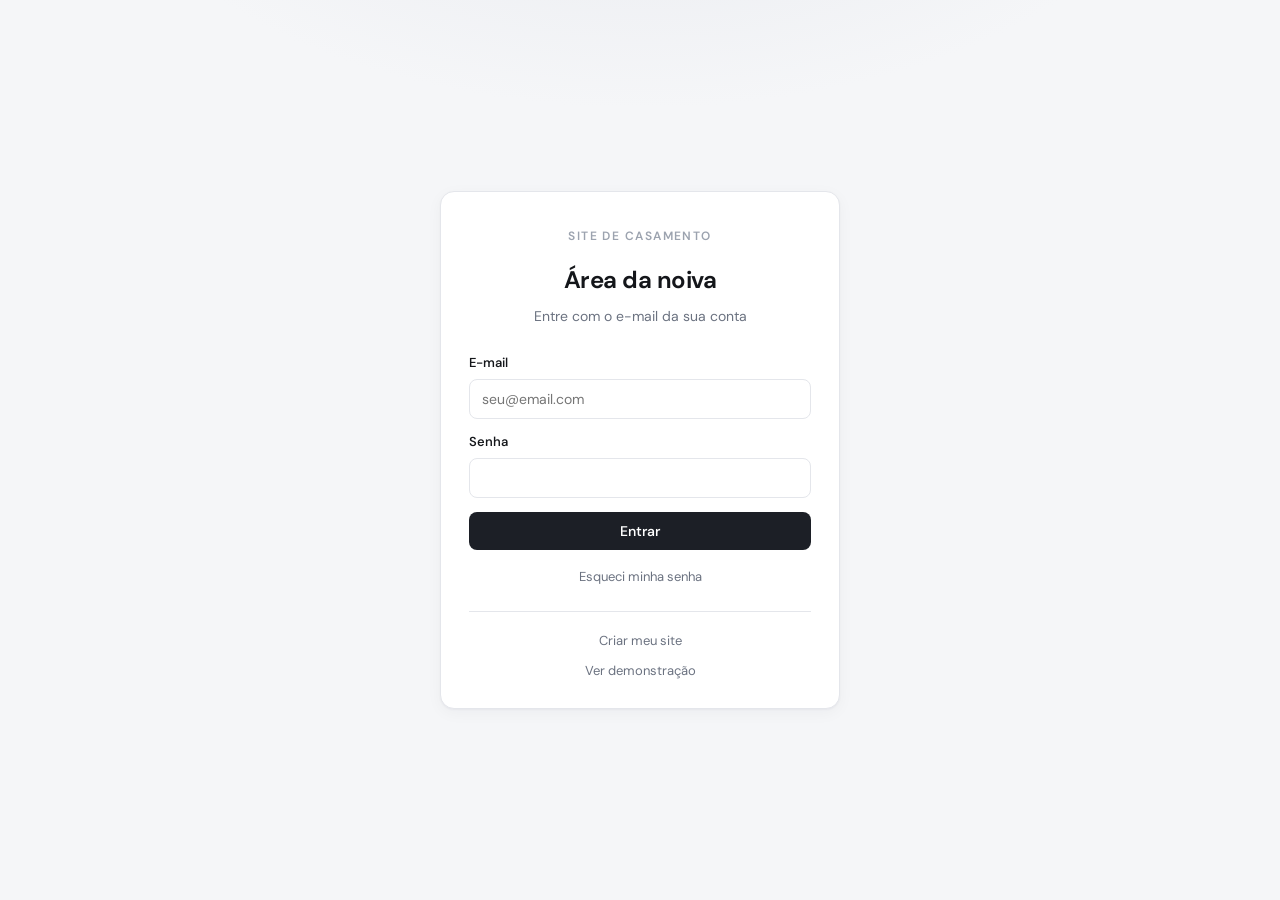
<file: admin/index.html>
<!DOCTYPE html>
<html lang="pt-BR">
<head>
    <meta charset="UTF-8">
    <meta name="viewport" content="width=device-width, initial-scale=1.0">
    <title>Área da noiva — Login</title>
    <link rel="preconnect" href="https://fonts.googleapis.com">
    <link rel="preconnect" href="https://fonts.gstatic.com" crossorigin>
    <link href="https://fonts.googleapis.com/css2?family=DM+Sans:ital,opsz,wght@0,9..40,400;0,9..40,500;0,9..40,600;0,9..40,700;1,9..40,400&display=swap" rel="stylesheet">
    <link rel="stylesheet" href="admin.css">
</head>
<body>
    <div class="pagina-login">
        <div class="card-login">
            <span class="marca-admin">Site de casamento</span>
            <h1>Área da noiva</h1>
            <p class="subtitulo" id="admin-subtitulo-casal">Entre com o e-mail da sua conta</p>

            <form id="form-login">
                <label for="login">E-mail</label>
                <input type="text" id="login" autocomplete="username" required placeholder="seu@email.com">

                <label for="senha">Senha</label>
                <input type="password" id="senha" autocomplete="current-password" required>

                <button type="submit" class="btn-primario" id="btn-login">Entrar</button>
            </form>

            <p class="link-esqueci-wrap">
                <a href="recuperar.html" class="link-esqueci">Esqueci minha senha</a>
            </p>

            <p id="mensagem" class="mensagem"></p>
            <div class="links-login">
                <a href="/" class="link-voltar">Criar meu site</a>
                <a href="/sofiaelucas" class="link-voltar" target="_blank" rel="noopener">Ver demonstração</a>
            </div>
        </div>
    </div>

    <script src="../config.js"></script>
    <script src="admin.js"></script>
    <script>
        if (getToken()) {
            window.location.href = "painel.html";
        }

        const form = document.getElementById("form-login");
        const mensagem = document.getElementById("mensagem");
        const btnLogin = document.getElementById("btn-login");

        form.addEventListener("submit", async (e) => {
            e.preventDefault();
            mensagem.className = "mensagem";
            mensagem.textContent = "";
            btnLogin.disabled = true;
            btnLogin.textContent = "Entrando...";

            try {
                const login = document.getElementById("login").value.trim();
                const senha = document.getElementById("senha").value;
                const payload = JSON.stringify({ login, senha });

                // Tenta noiva (e-mail) e depois admin global
                let resposta = await fetch(`${API_BASE}/api/auth/login-noiva`, {
                    method: "POST",
                    headers: { "Content-Type": "application/json" },
                    body: payload
                });

                if (resposta.status === 401) {
                    resposta = await fetch(`${API_BASE}/api/auth/login`, {
                        method: "POST",
                        headers: { "Content-Type": "application/json" },
                        body: payload
                    });
                }

                const texto = await resposta.text();
                let dados;
                try { dados = JSON.parse(texto); } catch { dados = texto; }

                if (!resposta.ok) {
                    throw new Error(typeof dados === "string" ? dados : (dados.message || "Login ou senha inválidos"));
                }

                setAuth(
                    dados.token,
                    dados.login,
                    dados.siteId || (dados.role === "ADMIN" ? "rafaekevin" : null),
                    dados.role || "ADMIN"
                );
                window.location.href = "painel.html";
            } catch (erro) {
                mensagem.className = "mensagem erro";
                mensagem.textContent = erro.message || "Erro ao fazer login.";
            } finally {
                btnLogin.disabled = false;
                btnLogin.textContent = "Entrar";
            }
        });
    </script>
</body>
</html>
</file>
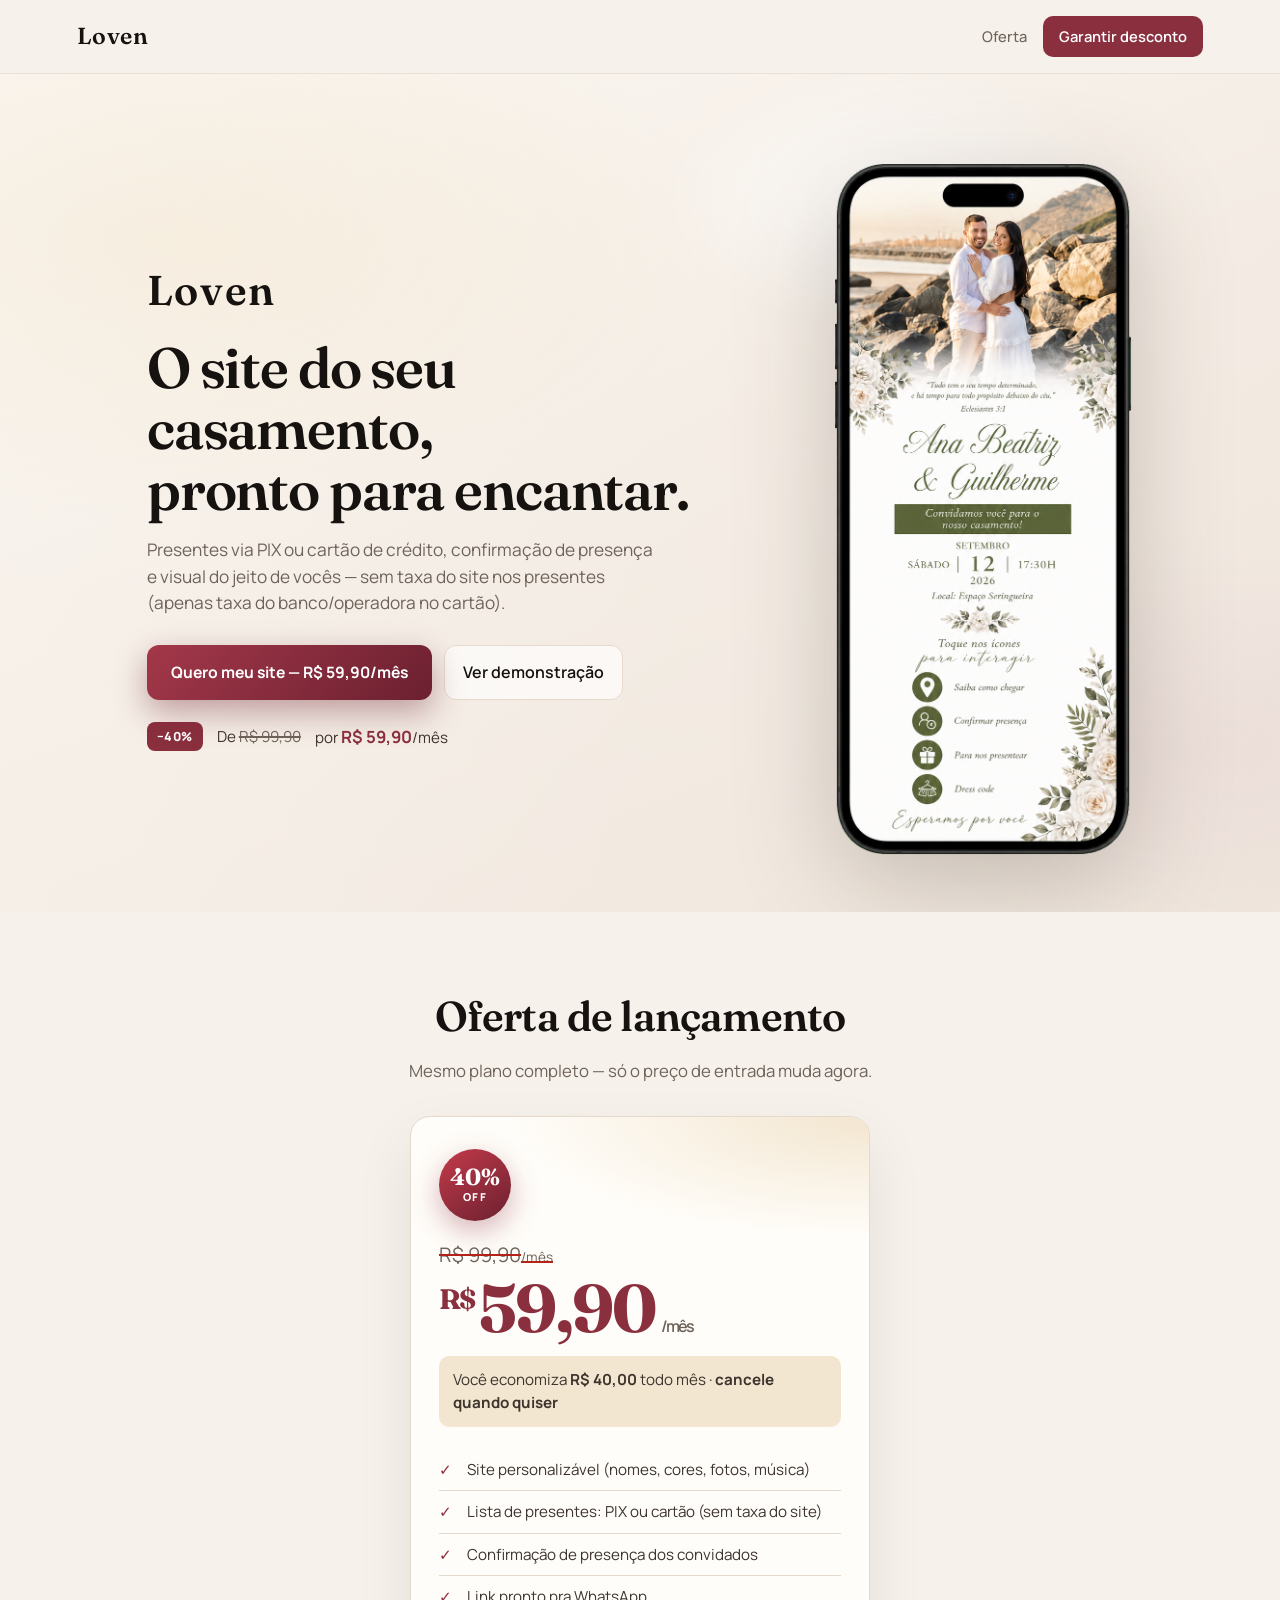
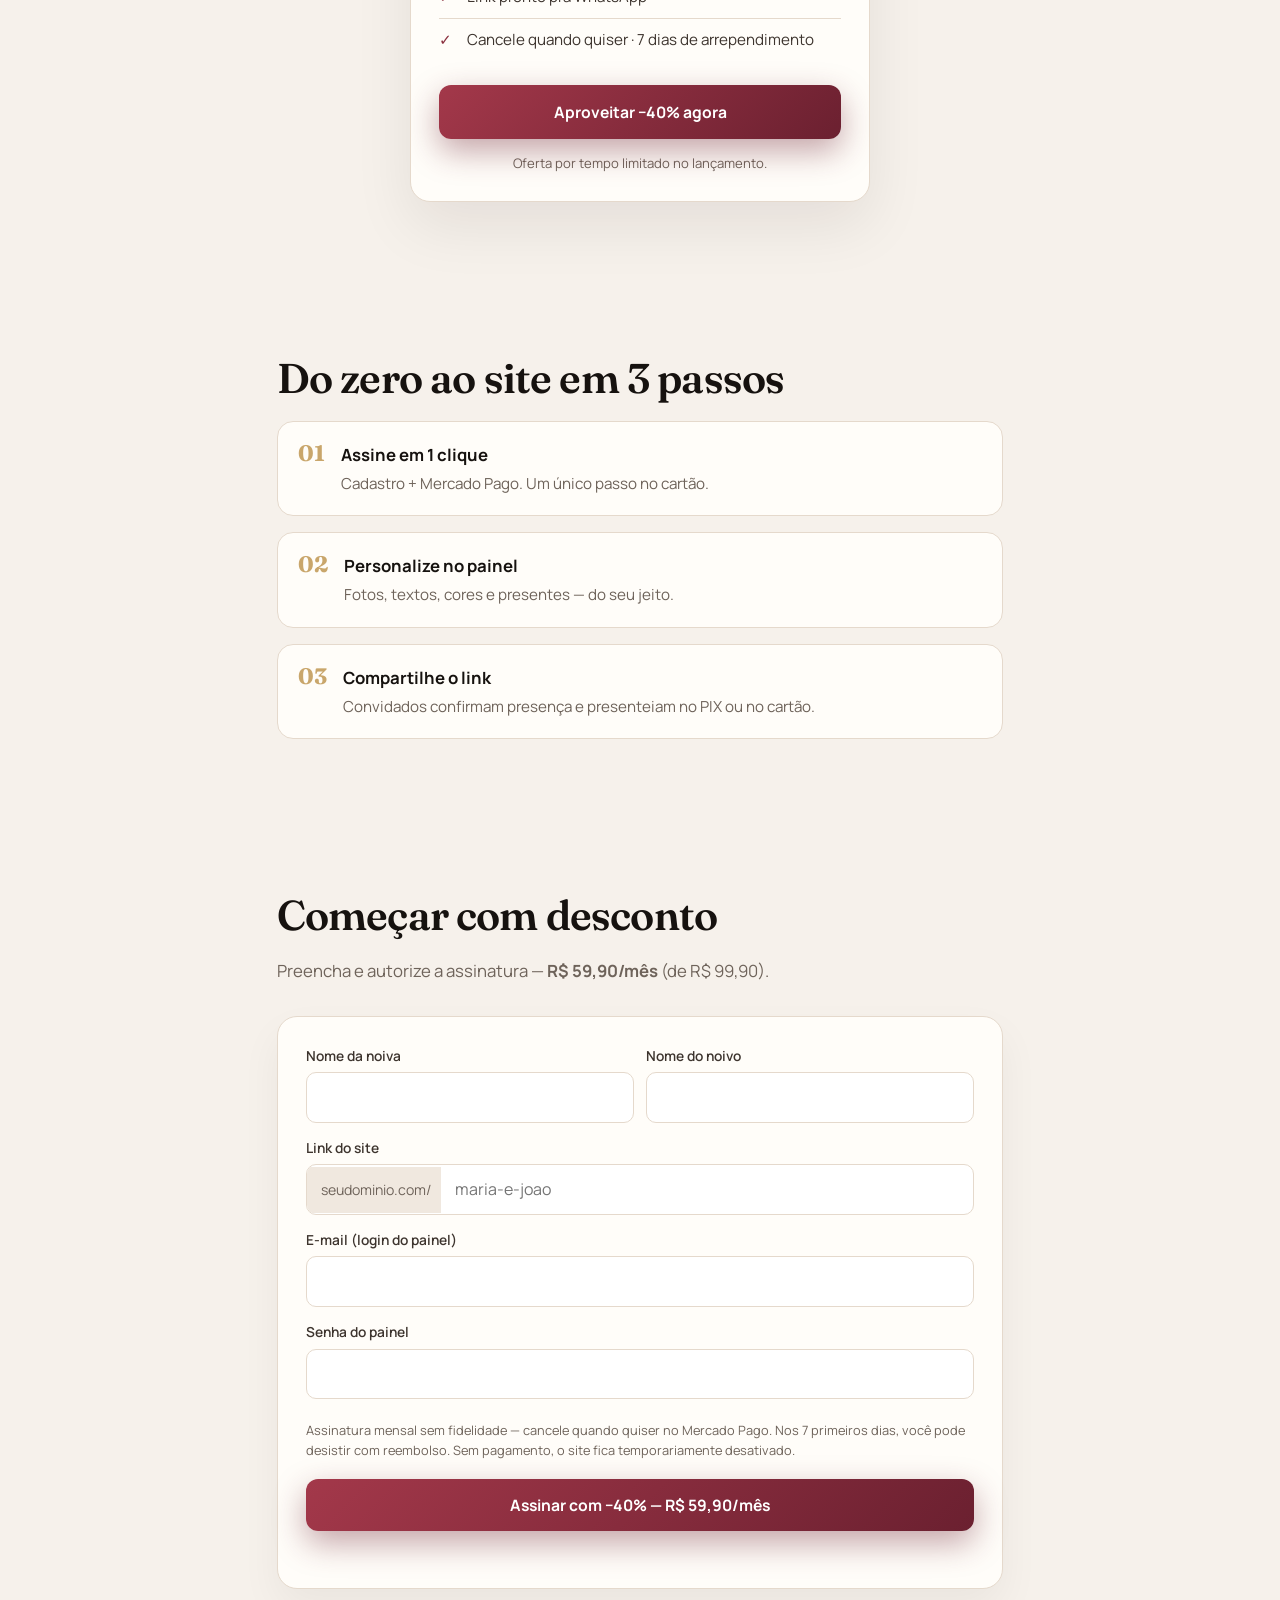
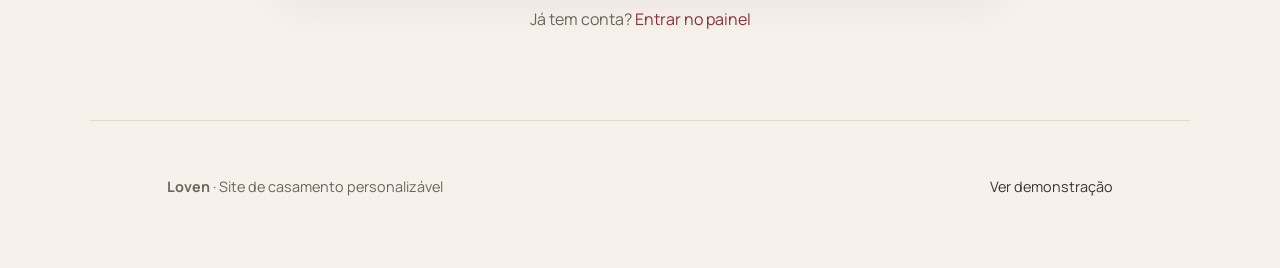
<file: landing/index.html>
<!DOCTYPE html>
<html lang="pt-BR">
<head>
    <meta charset="UTF-8">
    <meta name="viewport" content="width=device-width, initial-scale=1.0">
    <title>Loven · Site de casamento com 40% OFF</title>
    <meta name="description" content="Crie o site do seu casamento. De R$ 99,90 por R$ 59,90/mês — 40% de desconto. Presentes no PIX ou cartão, RSVP e personalização.">
    <link rel="preconnect" href="https://fonts.googleapis.com">
    <link rel="preconnect" href="https://fonts.gstatic.com" crossorigin>
    <link href="https://fonts.googleapis.com/css2?family=Fraunces:opsz,wght@9..144,500;9..144,600;9..144,700&family=Manrope:wght@400;500;600;700&display=swap" rel="stylesheet">
    <link rel="stylesheet" href="landing.css">
</head>
<body>
    <header class="topo">
        <a class="marca" href="./index.html">Loven</a>
        <nav>
            <a href="#oferta">Oferta</a>
            <a href="#comecar" class="btn-nav">Garantir desconto</a>
        </nav>
    </header>

    <main>
        <section class="hero">
            <div class="hero-bg" aria-hidden="true"></div>
            <div class="hero-scrim" aria-hidden="true"></div>
            <div class="hero-inner">
                <div class="hero-copy">
                    <p class="marca-hero">Loven</p>
                    <h1>O site do seu casamento,<br>pronto para encantar.</h1>
                    <p class="lead">
                        Presentes via PIX ou cartão de crédito, confirmação de presença e visual do jeito de vocês —
                        sem taxa do site nos presentes (apenas taxa do banco/operadora no cartão).
                    </p>
                    <div class="cta-row">
                        <a class="btn-primario" href="#comecar">
                            Quero meu site — R$&nbsp;59,90/mês
                        </a>
                        <a class="btn-ghost" href="https://casamento.somosloven.com.br/sofiaelucas" target="_blank" rel="noopener">Ver demonstração</a>
                    </div>
                    <p class="oferta-hero">
                        <span class="badge-off">−40%</span>
                        <span class="preco-de">De <s>R$&nbsp;99,90</s></span>
                        <span class="preco-por">por <strong>R$&nbsp;59,90</strong>/mês</span>
                    </p>
                </div>
                <div class="hero-mockup">
                    <img
                        src="imagens/hero-convite-mockup.png"
                        alt="Modelo de site de casamento no celular"
                        width="566"
                        height="1024"
                        decoding="async"
                    >
                </div>
            </div>
        </section>

        <section id="oferta" class="bloco oferta">
            <h2>Oferta de lançamento</h2>
            <p class="bloco-lead">Mesmo plano completo — só o preço de entrada muda agora.</p>

            <div class="preco-destaque">
                <div class="selo-desconto" aria-label="40 por cento de desconto">
                    <span class="selo-pct">40%</span>
                    <span class="selo-txt">OFF</span>
                </div>
                <div class="preco-linhas">
                    <p class="preco-antigo">R$&nbsp;99,90<span>/mês</span></p>
                    <p class="preco-novo"><span class="cifrao">R$</span>59,90<span class="periodo">/mês</span></p>
                    <p class="economia">Você economiza <strong>R$&nbsp;40,00</strong> todo mês · <strong>cancele quando quiser</strong></p>
                </div>
                <ul class="lista-plano">
                    <li>Site personalizável (nomes, cores, fotos, música)</li>
                    <li>Lista de presentes: PIX ou cartão (sem taxa do site)</li>
                    <li>Confirmação de presença dos convidados</li>
                    <li>Link pronto pra WhatsApp</li>
                    <li>Cancele quando quiser · 7 dias de arrependimento</li>
                </ul>
                <a class="btn-primario btn-full" href="#comecar">Aproveitar −40% agora</a>
                <p class="fine-center">Oferta por tempo limitado no lançamento.</p>
            </div>
        </section>

        <section id="como-funciona" class="bloco passos-bloco">
            <h2>Do zero ao site em 3 passos</h2>
            <ol class="passos">
                <li>
                    <span class="passo-num">01</span>
                    <div>
                        <strong>Assine em 1 clique</strong>
                        <p>Cadastro + Mercado Pago. Um único passo no cartão.</p>
                    </div>
                </li>
                <li>
                    <span class="passo-num">02</span>
                    <div>
                        <strong>Personalize no painel</strong>
                        <p>Fotos, textos, cores e presentes — do seu jeito.</p>
                    </div>
                </li>
                <li>
                    <span class="passo-num">03</span>
                    <div>
                        <strong>Compartilhe o link</strong>
                        <p>Convidados confirmam presença e presenteiam no PIX ou no cartão.</p>
                    </div>
                </li>
            </ol>
        </section>

        <section id="comecar" class="bloco checkout">
            <h2>Começar com desconto</h2>
            <p class="bloco-lead">Preencha e autorize a assinatura — <strong>R$&nbsp;59,90/mês</strong> (de R$&nbsp;99,90).</p>

            <form id="form-checkout" class="form-checkout">
                <div class="linha">
                    <div>
                        <label for="nomeNoiva">Nome da noiva</label>
                        <input id="nomeNoiva" name="nomeNoiva" required autocomplete="given-name">
                    </div>
                    <div>
                        <label for="nomeNoivo">Nome do noivo</label>
                        <input id="nomeNoivo" name="nomeNoivo" required autocomplete="family-name">
                    </div>
                </div>

                <label for="slug">Link do site</label>
                <div class="slug-row">
                    <span class="slug-prefix" id="slug-prefix">seudominio.com/</span>
                    <input id="slug" name="slug" required pattern="[a-z0-9-]{3,40}" placeholder="maria-e-joao"
                        title="Só letras minúsculas, números e hífen">
                </div>

                <label for="email">E-mail (login do painel)</label>
                <input id="email" name="email" type="email" required autocomplete="email">

                <label for="senha">Senha do painel</label>
                <input id="senha" name="senha" type="password" required minlength="6" autocomplete="new-password">

                <p class="termos">
                    Assinatura mensal sem fidelidade — cancele quando quiser no Mercado Pago.
                    Nos 7 primeiros dias, você pode desistir com reembolso. Sem pagamento, o site fica temporariamente desativado.
                </p>

                <button type="submit" class="btn-primario btn-full" id="btn-checkout">
                    Assinar com −40% — R$&nbsp;59,90/mês
                </button>
                <p id="msg-checkout" class="msg" role="status"></p>
            </form>

            <p class="ja-tem">Já tem conta? <a href="https://casamento.somosloven.com.br/admin/">Entrar no painel</a></p>
        </section>
    </main>

    <footer class="rodape">
        <p><strong>Loven</strong> · Site de casamento personalizável</p>
        <p><a href="https://casamento.somosloven.com.br/sofiaelucas" target="_blank" rel="noopener">Ver demonstração</a></p>
    </footer>

    <script src="landing.js"></script>
</body>
</html>
</file>
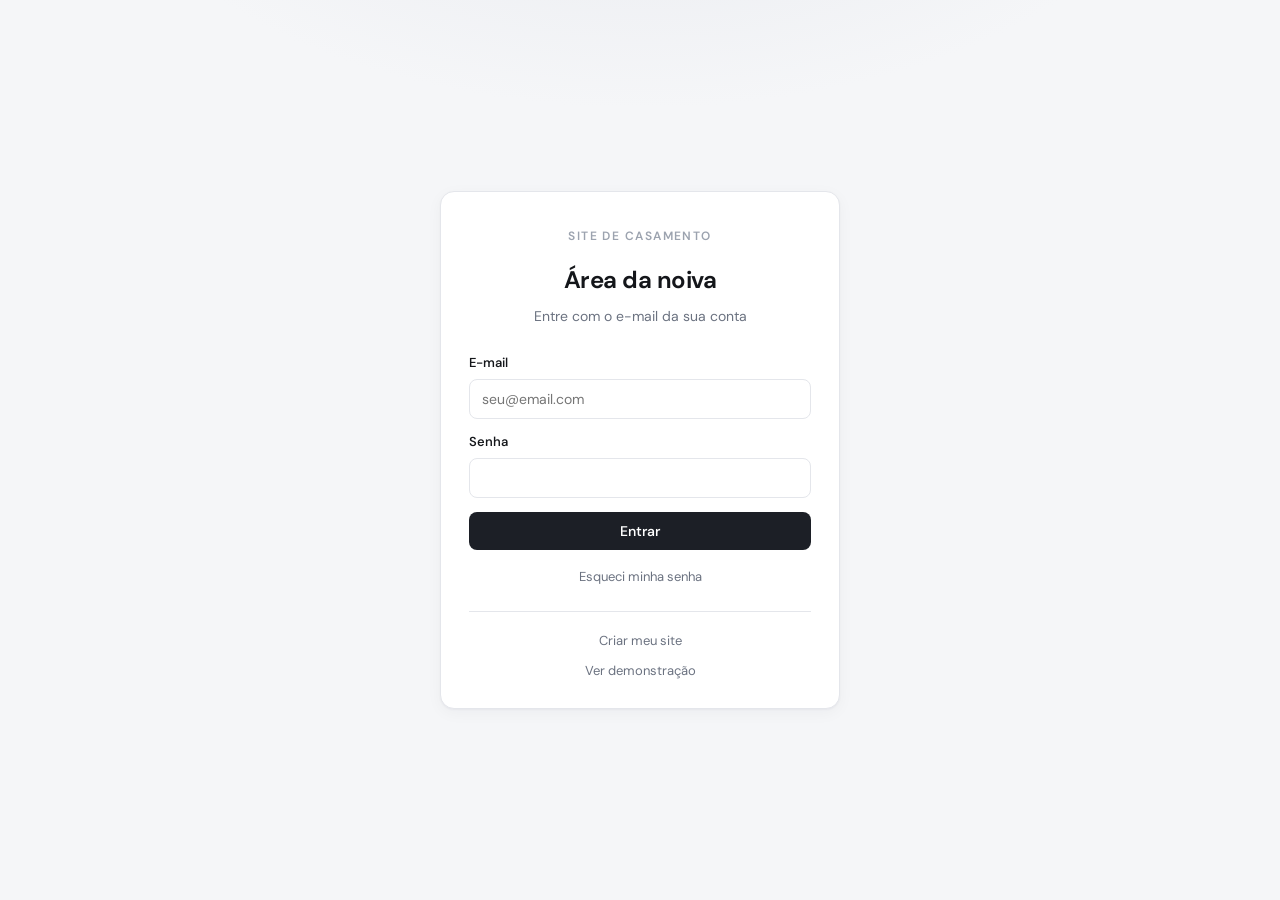
<file: admin/painel.html>
<!DOCTYPE html>
<html lang="pt-BR">
<head>
    <meta charset="UTF-8">
    <meta name="viewport" content="width=device-width, initial-scale=1.0">
    <title>Painel — Área da noiva</title>
    <link rel="preconnect" href="https://fonts.googleapis.com">
    <link rel="preconnect" href="https://fonts.gstatic.com" crossorigin>
    <link href="https://fonts.googleapis.com/css2?family=DM+Sans:ital,opsz,wght@0,9..40,400;0,9..40,500;0,9..40,600;0,9..40,700;1,9..40,400&display=swap" rel="stylesheet">
    <link href="https://fonts.googleapis.com/css2?family=Allura&family=Alex+Brush&family=Bona+Nova:ital@1&family=Great+Vibes&family=Meie+Script&family=Monsieur+La+Doulaise&family=Parisienne&family=Pinyon+Script&family=Playfair:ital@1&family=Sacramento&family=Tangerine:wght@400;700&display=swap" rel="stylesheet">
    <link rel="stylesheet" href="admin.css">
</head>
<body>
    <div class="layout-admin">
        <header class="topo-admin">
            <div>
                <h1>Painel do casamento</h1>
                <span id="usuario-logado"></span>
                <span id="site-ativo-label" class="site-ativo-label"></span>
                <div id="bloco-seletor-site" class="seletor-site-admin escondido">
                    <label for="admin-seletor-site">Editar site</label>
                    <select id="admin-seletor-site" aria-label="Selecionar site para editar"></select>
                </div>
            </div>
            <div class="topo-acoes">
                <a href="../index.html" class="link-site" id="link-ver-site">Ver site</a>
                <button class="btn-sair" id="btn-sair">Sair</button>
            </div>
        </header>

        <main class="conteudo-admin">
            <div class="abas">
                <button class="aba ativa" data-aba="personalizar">Personalizar site</button>
                <button class="aba" data-aba="presentes">Presentes</button>
                <button class="aba" data-aba="historico">Histórico de cotas</button>
                <button class="aba" data-aba="pix-pendentes">PIX a confirmar</button>
                <button class="aba" data-aba="presenca">Presenças</button>
                <button class="aba" data-aba="recados">Recados</button>
            </div>

            <!-- ABA PERSONALIZAR SITE -->
            <section id="aba-personalizar" class="painel-aba ativo">
                <div class="card-painel qualidade-site-card" style="margin-bottom:16px;">
                    <div class="qualidade-topo">
                        <div>
                            <p class="qualidade-label">Qualidade do site</p>
                            <p class="qualidade-dica">Complete os itens abaixo para chegar a 100%.</p>
                        </div>
                        <strong id="qualidade-pct">0%</strong>
                    </div>
                    <div class="qualidade-barra" aria-hidden="true">
                        <div id="qualidade-barra-fill" class="qualidade-barra-fill"></div>
                    </div>
                    <ul id="qualidade-faltas" class="qualidade-faltas"></ul>
                    <p id="qualidade-ok" class="qualidade-ok escondido">Site completo — ótimo para compartilhar.</p>
                </div>
                <div class="card-painel" style="margin-bottom:16px;">
                    <h2>Compartilhar convite</h2>
                    <p class="dica-admin">Envie o link do site para convidados (WhatsApp ou copiar).</p>
                    <input type="text" id="link-convite-publico" readonly
                        style="width:100%; margin-bottom:10px; font-size:13px;">
                    <div class="linha-dupla">
                        <button type="button" class="btn-secundario" id="btn-copiar-convite">Copiar link</button>
                        <button type="button" class="btn-primario" id="btn-whatsapp-convite">WhatsApp</button>
                    </div>
                    <p id="msg-compartilhar" class="dica-admin" style="margin-top:8px;"></p>
                </div>
                <div class="grid-admin grid-personalizar">
                    <div class="card-painel">
                        <h2>Textos e data</h2>
                        <form id="form-personalizar">
                            <div class="linha-dupla">
                                <div>
                                    <label for="cfg-nome-noiva">Nome da noiva</label>
                                    <input type="text" id="cfg-nome-noiva" required>
                                </div>
                                <div>
                                    <label for="cfg-nome-noivo">Nome do noivo</label>
                                    <input type="text" id="cfg-nome-noivo" required>
                                </div>
                            </div>

                            <label for="cfg-nome-curto">Nome curto (aba / WhatsApp)</label>
                            <input type="text" id="cfg-nome-curto" placeholder="Ex: Rafa & Kevin">

                            <div class="linha-dupla">
                                <div>
                                    <label for="cfg-data">Data do casamento</label>
                                    <input type="date" id="cfg-data">
                                </div>
                                <div>
                                    <label for="cfg-hora">Hora</label>
                                    <input type="text" id="cfg-hora" placeholder="16:00">
                                </div>
                            </div>

                            <label for="cfg-data-limite-confirmacao">Confirmar presença até</label>
                            <input type="date" id="cfg-data-limite-confirmacao">
                            <p class="dica-admin">Opcional. Aparece no topo do modal de presença. Deixe vazio para não mostrar.</p>

                            <div class="linha-dupla">
                                <div>
                                    <label for="cfg-dia-semana">Dia da semana</label>
                                    <input type="text" id="cfg-dia-semana" placeholder="SÁBADO">
                                </div>
                                <div>
                                    <label for="cfg-mes">Mês (extenso)</label>
                                    <input type="text" id="cfg-mes" placeholder="ABRIL">
                                </div>
                            </div>

                            <div class="linha-dupla">
                                <div>
                                    <label for="cfg-pais-noiva">Pais da noiva</label>
                                    <input type="text" id="cfg-pais-noiva">
                                </div>
                                <div>
                                    <label for="cfg-pais-noivo">Pais do noivo</label>
                                    <input type="text" id="cfg-pais-noivo">
                                </div>
                            </div>

                            <h3 class="subtitulo-card">Local do evento</h3>
                            <label class="check-linha" for="cfg-mesmo-local">
                                <input type="checkbox" id="cfg-mesmo-local" checked>
                                <span>Cerimônia e festa no mesmo local</span>
                            </label>
                            <p class="dica-admin">Desmarque se a festa for em outro endereço — o convidado escolhe no “Como chegar”.</p>

                            <label for="cfg-local" id="label-cfg-local">Local (cerimônia)</label>
                            <input type="text" id="cfg-local" placeholder="Espaço Salaberry">

                            <label for="cfg-maps" id="label-cfg-maps">Link do Google Maps (cerimônia)</label>
                            <input type="url" id="cfg-maps" placeholder="https://maps.google.com/...">

                            <div id="bloco-local-festa" class="bloco-local-festa" hidden>
                                <label for="cfg-local-festa">Local da festa / recepção</label>
                                <input type="text" id="cfg-local-festa" placeholder="Salão, casa de festas…">

                                <label for="cfg-maps-festa">Link do Google Maps (festa)</label>
                                <input type="url" id="cfg-maps-festa" placeholder="https://maps.google.com/...">
                            </div>

                            <h3 class="subtitulo-card">Textos do convite</h3>
                            <label for="cfg-versiculo">Versículo</label>
                            <textarea id="cfg-versiculo" rows="3" placeholder='"Assim, eles já não são dois..." Mateus 19:6'></textarea>

                            <label for="cfg-frase-bencao">Frase da bênção</label>
                            <input type="text" id="cfg-frase-bencao" placeholder="Com a bênção de Deus e nossos pais">
                            <p class="dica-admin">Aparece acima dos nomes dos pais.</p>

                            <h3 class="subtitulo-card">Galeria e história</h3>
                            <label for="cfg-titulo-galeria">Título do carrossel</label>
                            <input type="text" id="cfg-titulo-galeria" maxlength="80" placeholder="Nossos momentos">

                            <label for="cfg-historia-curta">História curta (máx. 500 caracteres)</label>
                            <textarea id="cfg-historia-curta" rows="3" maxlength="500"
                                placeholder="Um encontro, um sim e o começo da nossa história juntos."></textarea>
                            <p class="dica-admin">Texto curto acima das fotos — convidado lê em 5 segundos.</p>

                            <h3 class="subtitulo-card">Dress code</h3>
                            <p class="dica-admin">Aparece no modal “Dress code” do site. Deixe em branco para usar o texto padrão.</p>

                            <label for="cfg-dresscode-traje">Traje sugerido</label>
                            <input type="text" id="cfg-dresscode-traje" maxlength="80" placeholder="Esporte Fino">

                            <label for="cfg-dresscode-texto">Descrição do traje</label>
                            <textarea id="cfg-dresscode-texto" rows="3" maxlength="800"
                                placeholder="Pedimos um traje elegante e confortável..."></textarea>

                            <label for="cfg-dresscode-cores">Cores reservadas</label>
                            <textarea id="cfg-dresscode-cores" rows="3" maxlength="800"
                                placeholder="Evitem branco, off-white e verde oliva..."></textarea>
                            <p class="dica-admin">Se deixar vazio, o bloco de cores reservadas some do site.</p>

                            <label for="cfg-dresscode-rodape">Frase final</label>
                            <input type="text" id="cfg-dresscode-rodape" maxlength="200"
                                placeholder="O mais importante é a sua presença. Nos vemos lá!">

                            <h3 class="subtitulo-card">PIX</h3>
                            <label for="cfg-pix-chave">Chave PIX</label>
                            <input type="text" id="cfg-pix-chave">

                            <div class="linha-dupla">
                                <div>
                                    <label for="cfg-pix-nome">Nome no PIX</label>
                                    <input type="text" id="cfg-pix-nome">
                                </div>
                                <div>
                                    <label for="cfg-pix-cidade">Cidade</label>
                                    <input type="text" id="cfg-pix-cidade">
                                </div>
                            </div>

                            <h3 class="subtitulo-card">Mercado Pago (cartão nos presentes)</h3>
                            <p class="dica-admin">Conecte a conta Mercado Pago do casal. O valor do cartão cai direto pra vocês — sem taxa do site (só a taxa da operadora/MP).</p>
                            <p id="mp-status-texto" class="dica-admin">Status: verificando...</p>
                            <div class="linha-dupla" style="margin-bottom:12px;">
                                <button type="button" class="btn-secundario" id="btn-mp-conectar">Conectar Mercado Pago</button>
                                <button type="button" class="btn-secundario" id="btn-mp-desconectar">Desconectar</button>
                            </div>
                            <details id="mp-token-manual-box">
                                <summary style="cursor:pointer; font-size:13px; color:#6b7280; margin-bottom:8px;">Ou colar Access Token manualmente</summary>
                                <label for="cfg-mp-token">Access Token (conta da noiva)</label>
                                <input type="password" id="cfg-mp-token" placeholder="APP_USR-... ou TEST-..." autocomplete="off">
                                <button type="button" class="btn-secundario" id="btn-mp-salvar-token">Salvar token</button>
                            </details>

                            <h3 class="subtitulo-card">Música de fundo</h3>
                            <label for="file-musica">Envie seu MP3 (máx. 15 MB)</label>
                            <input type="file" id="file-musica" accept="audio/mpeg,audio/mp3,.mp3">
                            <input type="hidden" id="cfg-musica-url">
                            <p class="dica-admin" id="musica-atual-dica">A música começa quando o convidado abre o selo.</p>

                            <h3 class="subtitulo-card">Fonte dos nomes (capa e bloco principal)</h3>
                            <p class="dica-admin">Altera a letra dos nomes na capa (selo) e no bloco principal.</p>
                            <div class="fontes-nomes" id="fontes-nomes" role="listbox" aria-label="Fontes dos nomes dos noivos"></div>
                            <input type="hidden" id="cfg-fonte-nomes" value="great-vibes">

                            <h3 class="subtitulo-card">Cores do tema</h3>
                            <p class="dica-admin">Escolha uma paleta pronta — as cores já combinam entre si. Depois você pode ajustar manualmente se quiser.</p>
                            <div class="paletas-tema" id="paletas-tema" role="listbox" aria-label="Paletas prontas de cores"></div>
                            <h4 class="subtitulo-mini">Ajuste manual (opcional)</h4>
                            <div class="cores-grid">
                                <label>Cor principal<br><small>(títulos e botões)</small>
                                    <input type="color" id="cfg-cor-verde">
                                </label>
                                <label>Cor escura<br><small>(botões em destaque)</small>
                                    <input type="color" id="cfg-cor-verde-escuro">
                                </label>
                                <label>Cor clara<br><small>(detalhes e ícones)</small>
                                    <input type="color" id="cfg-cor-verde-claro">
                                </label>
                                <label>Fundo da página
                                    <input type="color" id="cfg-cor-fundo">
                                </label>
                                <label>Fundo dos cards<br><small>(faixas e caixas)</small>
                                    <input type="color" id="cfg-cor-fundo-bege">
                                </label>
                                <label>Cor do texto
                                    <input type="color" id="cfg-cor-texto">
                                </label>
                                <label>Nomes na capa (selo)<br><small>padrão: branco</small>
                                    <input type="color" id="cfg-cor-texto-hero" value="#ffffff">
                                </label>
                            </div>

                            <button type="submit" class="btn-primario" id="btn-salvar-personalizar">Salvar personalização</button>
                            <p id="msg-personalizar" class="mensagem"></p>
                        </form>
                    </div>

                    <div class="card-painel">
                        <h2>Fotos do site</h2>
                        <p class="dica-admin">Envie fotos em pé (estilo story). Elas substituem as imagens do convite.</p>

                        <div class="upload-bloco">
                            <h3>Foto hero (capa)</h3>
                            <img id="preview-hero" class="preview-midia" alt="Hero">
                            <input type="file" id="file-hero" accept="image/jpeg,image/png,image/webp,image/gif">
                        </div>

                        <div class="upload-bloco">
                            <h3>Foto secundária (após abrir o selo)</h3>
                            <img id="preview-secundaria" class="preview-midia" alt="Secundária">
                            <input type="file" id="file-secundaria" accept="image/jpeg,image/png,image/webp,image/gif">
                        </div>

                        <div class="upload-bloco">
                            <h3 id="titulo-foto-local">Foto do local</h3>
                            <img id="preview-local" class="preview-midia" alt="Local">
                            <input type="file" id="file-local" accept="image/jpeg,image/png,image/webp,image/gif">
                        </div>

                        <div class="upload-bloco" id="upload-local-festa" hidden>
                            <h3>Foto do local da festa</h3>
                            <img id="preview-local-festa" class="preview-midia" alt="Local da festa">
                            <input type="file" id="file-local-festa" accept="image/jpeg,image/png,image/webp,image/gif">
                            <p class="dica-admin">Aparece ao lado da cerimônia quando os locais são separados.</p>
                        </div>

                        <div class="upload-bloco">
                            <h3>Foto do rodapé (última foto)</h3>
                            <img id="preview-rodape" class="preview-midia" alt="Rodapé">
                            <input type="file" id="file-rodape" accept="image/jpeg,image/png,image/webp,image/gif">
                        </div>

                        <div class="upload-bloco">
                            <h3>Carrossel — Nossos momentos <span id="contador-carrossel" class="contador-limite"></span></h3>
                            <div id="lista-carrossel-admin" class="lista-carrossel-admin"></div>
                            <label for="file-carrossel">Adicionar foto ao carrossel (máx. 6)</label>
                            <input type="file" id="file-carrossel" accept="image/jpeg,image/png,image/webp,image/gif">
                        </div>
                    </div>
                </div>
            </section>

            <!-- ABA PRESENTES -->
            <section id="aba-presentes" class="painel-aba">
                <div class="grid-admin">
                    <div class="card-painel">
                        <h2 id="titulo-form-presente">Novo presente</h2>
                        <form id="form-presente">
                            <input type="hidden" id="presente-id">

                            <label for="nome">Nome</label>
                            <input type="text" id="nome" required>

                            <label for="descricao">Descrição</label>
                            <textarea id="descricao"></textarea>

                            <label for="valor">Valor (por cota)</label>
                            <input type="text" id="valor" inputmode="numeric" placeholder="R$ 0,00" required>

                            <label for="cotas-total">Quantidade de cotas</label>
                            <input type="number" id="cotas-total" min="1" value="10" required>

                            <label for="imagem">Foto</label>
                            <input type="file" id="imagem" accept="image/jpeg,image/png,image/webp,image/gif">
                            <img id="preview" class="preview-imagem" alt="Pré-visualização">

                            <div style="display:flex; gap:8px;">
                                <button type="submit" class="btn-primario" id="btn-salvar" style="flex:1">Salvar</button>
                                <button type="button" class="btn-secundario escondido" id="btn-cancelar-edicao">Cancelar</button>
                            </div>
                        </form>
                        <p id="msg-presente" class="mensagem"></p>
                    </div>

                    <div class="card-painel">
                        <h2>Presentes cadastrados <span id="contador-presentes" class="contador-limite"></span></h2>
                        <div id="lista-presentes" class="lista-itens">
                            <p class="vazio">Carregando...</p>
                        </div>
                    </div>
                </div>
            </section>

            <!-- ABA HISTÓRICO DE COTAS -->
            <section id="aba-historico" class="painel-aba">
                <div class="card-painel">
                    <h2>Histórico de cotas compradas</h2>

                    <div class="resumo" id="resumo-historico"></div>

                    <div style="overflow-x:auto;">
                        <table class="tabela-presenca tabela-historico">
                            <thead>
                                <tr>
                                    <th>Comprador</th>
                                    <th>Presente</th>
                                    <th>Cotas</th>
                                    <th>Valor/cota</th>
                                    <th>Total</th>
                                    <th>Data</th>
                                </tr>
                            </thead>
                            <tbody id="tabela-historico"></tbody>
                        </table>
                    </div>
                </div>
            </section>

            <!-- ABA PIX PENDENTES -->
            <section id="aba-pix-pendentes" class="painel-aba">
                <div class="card-painel">
                    <h2>Avisos de PIX aguardando confirmação</h2>
                    <p class="dica-admin">O convidado avisou que pagou. Confira o crédito na sua conta e só então confirme — aí as cotas baixam na lista.</p>
                    <div id="lista-pix-pendentes"></div>
                </div>
            </section>

            <!-- ABA PRESENÇA -->
            <section id="aba-presenca" class="painel-aba">
                <div class="card-painel">
                    <h2>Confirmações de presença</h2>

                    <div class="resumo" id="resumo-presenca"></div>

                    <div style="overflow-x:auto;">
                        <table class="tabela-presenca">
                            <thead>
                                <tr>
                                    <th>Nome</th>
                                    <th>Idade</th>
                                    <th>Status</th>
                                    <th>Data</th>
                                    <th></th>
                                </tr>
                            </thead>
                            <tbody id="tabela-presenca"></tbody>
                        </table>
                    </div>
                </div>
            </section>

            <!-- ABA RECADOS -->
            <section id="aba-recados" class="painel-aba">
                <div class="card-painel">
                    <h2>Recados do mural</h2>
                    <p class="dica-admin">Mensagens dos convidados no site. Você pode excluir qualquer recado quando quiser.</p>
                    <div class="resumo" id="resumo-recados"></div>
                    <div class="tabela-recados-wrap">
                        <table class="tabela-presenca tabela-recados">
                            <thead>
                                <tr>
                                    <th class="col-nome">Nome</th>
                                    <th class="col-msg">Mensagem</th>
                                    <th class="col-data">Data</th>
                                    <th class="col-acao"></th>
                                </tr>
                            </thead>
                            <tbody id="tabela-recados"></tbody>
                        </table>
                    </div>
                </div>
            </section>
        </main>
    </div>


    <script src="../config.js"></script>
    <script src="admin.js"></script>
    <script>
        function toast(mensagem, tipo = "info") {
            let container = document.getElementById("toast-container");
            if (!container) {
                container = document.createElement("div");
                container.id = "toast-container";
                document.body.appendChild(container);
            }

            const el = document.createElement("div");
            el.className = `toast toast-${tipo}`;
            el.textContent = mensagem;
            container.appendChild(el);

            requestAnimationFrame(() => el.classList.add("visivel"));

            setTimeout(() => {
                el.classList.remove("visivel");
                setTimeout(() => el.remove(), 300);
            }, 3200);
        }

        function escapeHtml(valor) {
            return String(valor ?? "")
                .replace(/&/g, "&amp;")
                .replace(/</g, "&lt;")
                .replace(/>/g, "&gt;")
                .replace(/"/g, "&quot;")
                .replace(/'/g, "&#39;");
        }

        function safeUrl(valor, fallback = "") {
            const raw = String(valor ?? "").trim();
            if (!raw) return fallback;
            const lower = raw.toLowerCase();
            if (lower.startsWith("javascript:") || lower.startsWith("data:") || lower.startsWith("vbscript:")) {
                return fallback;
            }
            if (/^https?:\/\//i.test(raw) || raw.startsWith("/") || raw.startsWith("imagens/") || raw.startsWith("../")) {
                return raw;
            }
            return fallback;
        }

        if (!getToken()) {
            window.location.href = "index.html";
        }

        document.getElementById("usuario-logado").textContent = `Logado como ${getLogin()}`;
        const siteLabel = document.getElementById("site-ativo-label");
        if (siteLabel) {
            const slug = getSiteIdAtivo();
            siteLabel.textContent = slug === "rafaekevin"
                ? "Site: rafaekevin (seu convite)"
                : `Site: ${slug}`;
        }
        document.getElementById("btn-sair").addEventListener("click", logout);

        function linkPublicoDoSite() {
            const slug = getSiteIdAtivo();
            // Casamento próprio = domínio pessoal; demais noivas = app Loven
            if (slug === "rafaekevin") {
                return (window.SITE_CONFIG?.siteUrl || "https://rafaekevin.com.br/").replace(/\/?$/, "/");
            }
            return `https://casamento.somosloven.com.br/${encodeURIComponent(slug)}`;
        }

        function atualizarBlocoCompartilhar() {
            const input = document.getElementById("link-convite-publico");
            if (input) input.value = linkPublicoDoSite();
        }

        atualizarBlocoCompartilhar();

        document.getElementById("btn-copiar-convite")?.addEventListener("click", async () => {
            const link = linkPublicoDoSite();
            const msg = document.getElementById("msg-compartilhar");
            try {
                await navigator.clipboard.writeText(link);
                if (msg) msg.textContent = "Link copiado!";
                toast("Link do convite copiado", "sucesso");
            } catch {
                const input = document.getElementById("link-convite-publico");
                if (input) {
                    input.select();
                    document.execCommand("copy");
                }
                if (msg) msg.textContent = "Link selecionado — use Ctrl+C / Cmd+C.";
            }
        });

        document.getElementById("btn-whatsapp-convite")?.addEventListener("click", () => {
            const link = linkPublicoDoSite();
            const texto = `Olá! Segue o convite do nosso casamento: ${link}`;
            window.open(`https://wa.me/?text=${encodeURIComponent(texto)}`, "_blank", "noopener");
        });

        const linkVerSite = document.getElementById("link-ver-site");
        if (linkVerSite) {
            const slug = getSiteIdAtivo();
            linkVerSite.href = slug === "rafaekevin"
                ? "../"
                : `/${encodeURIComponent(slug)}`;
            linkVerSite.target = "_blank";
            linkVerSite.rel = "noopener";
        }

        async function initSeletorSiteAdmin() {
            if (getRole() !== "ADMIN") return;
            const bloco = document.getElementById("bloco-seletor-site");
            const select = document.getElementById("admin-seletor-site");
            if (!bloco || !select) return;
            bloco.classList.remove("escondido");
            try {
                const res = await apiFetch("/api/admin/sites");
                if (!res.ok) throw new Error(await res.text());
                const sites = await res.json();
                const ativos = (Array.isArray(sites) ? sites : [])
                    .filter((s) => s && s.slug && s.ativo !== false)
                    .sort((a, b) => String(a.slug).localeCompare(String(b.slug)));
                if (!ativos.length) {
                    select.innerHTML = `<option value="rafaekevin">rafaekevin</option>`;
                } else {
                    select.innerHTML = ativos.map((s) => {
                        const nomes = [s.nomeNoiva, s.nomeNoivo].filter(Boolean).join(" & ");
                        const rotulo = nomes ? `${nomes} (${s.slug})` : s.slug;
                        return `<option value="${escapeHtml(s.slug)}">${escapeHtml(rotulo)}</option>`;
                    }).join("");
                }
                const atual = getSiteIdAtivo();
                if (atual && [...select.options].some((o) => o.value === atual)) {
                    select.value = atual;
                } else if (select.options.length) {
                    setSiteIdAtivo(select.options[0].value);
                    select.value = select.options[0].value;
                }
                select.addEventListener("change", () => {
                    setSiteIdAtivo(select.value);
                    window.location.reload();
                });
            } catch (e) {
                select.innerHTML = `<option value="${escapeHtml(getSiteIdAtivo())}">${escapeHtml(getSiteIdAtivo())}</option>`;
                toast(e.message || "Não foi possível listar sites", "erro");
            }
        }

        initSeletorSiteAdmin();

        // Abas
        document.querySelectorAll(".aba").forEach(aba => {
            aba.addEventListener("click", () => {
                document.querySelectorAll(".aba").forEach(a => a.classList.remove("ativa"));
                document.querySelectorAll(".painel-aba").forEach(p => p.classList.remove("ativo"));
                aba.classList.add("ativa");
                document.getElementById(`aba-${aba.dataset.aba}`).classList.add("ativo");

                if (aba.dataset.aba === "presenca") carregarPresencas();
                if (aba.dataset.aba === "historico") carregarHistorico();
                if (aba.dataset.aba === "pix-pendentes") carregarPixPendentes();
                if (aba.dataset.aba === "recados") carregarRecadosAdmin();
                if (aba.dataset.aba === "personalizar") carregarPersonalizacao();
            });
        });

        // ===== PERSONALIZAR SITE =====
        const CORES_PADRAO = {
            verde: "#616e48",
            verdeEscuro: "#4f5a3a",
            verdeClaro: "#839164",
            fundo: "#ffffff",
            fundoBege: "#e0e1cf",
            texto: "#433f3f",
            textoHero: "#ffffff"
        };

        /** Paletas curadas — mesma família de tom em destaque, fundo e texto */
        const PALETAS_TEMA = [
            {
                id: "verde-oliva",
                nome: "Verde oliva",
                descricao: "Clássico e atemporal",
                cores: {
                    verde: "#616e48",
                    verdeEscuro: "#4f5a3a",
                    verdeClaro: "#839164",
                    fundo: "#ffffff",
                    fundoBege: "#e8e9dc",
                    texto: "#433f3f",
                    textoHero: "#ffffff"
                }
            },
            {
                id: "azul-sereno",
                nome: "Azul sereno",
                descricao: "Elegante e calmo",
                cores: {
                    verde: "#4a6278",
                    verdeEscuro: "#3a4f62",
                    verdeClaro: "#6b8499",
                    fundo: "#ffffff",
                    fundoBege: "#e8eef2",
                    texto: "#3d3a38",
                    textoHero: "#ffffff"
                }
            },
            {
                id: "rosa-antigo",
                nome: "Rosa antigo",
                descricao: "Romântico e suave",
                cores: {
                    verde: "#9b6b73",
                    verdeEscuro: "#7d5560",
                    verdeClaro: "#b88991",
                    fundo: "#fffdfd",
                    fundoBege: "#f3e8e9",
                    texto: "#4a3f40",
                    textoHero: "#ffffff"
                }
            },
            {
                id: "vinho-classico",
                nome: "Vinho",
                descricao: "Sofisticado e marcante",
                cores: {
                    verde: "#7a3f4a",
                    verdeEscuro: "#5f2f38",
                    verdeClaro: "#9a5a66",
                    fundo: "#fffefe",
                    fundoBege: "#efe6e7",
                    texto: "#3f3637",
                    textoHero: "#ffffff"
                }
            },
            {
                id: "vermelho-terracota",
                nome: "Terracota",
                descricao: "Quente e acolhedor",
                cores: {
                    verde: "#9a6848",
                    verdeEscuro: "#7a5238",
                    verdeClaro: "#b58468",
                    fundo: "#fffdfb",
                    fundoBege: "#f0e6df",
                    texto: "#443b36",
                    textoHero: "#ffffff"
                }
            },
            {
                id: "dourado-champanhe",
                nome: "Dourado",
                descricao: "Champanhe e luxo",
                cores: {
                    verde: "#8a7348",
                    verdeEscuro: "#6e5c38",
                    verdeClaro: "#a89368",
                    fundo: "#fffef9",
                    fundoBege: "#f2ebe0",
                    texto: "#433f38",
                    textoHero: "#ffffff"
                }
            },
            {
                id: "amarelo-mostarda",
                nome: "Mostarda",
                descricao: "Solar sem exagero",
                cores: {
                    verde: "#8a7a3a",
                    verdeEscuro: "#6f6230",
                    verdeClaro: "#a89858",
                    fundo: "#fffef8",
                    fundoBege: "#f0ecd8",
                    texto: "#434038",
                    textoHero: "#ffffff"
                }
            },
            {
                id: "lavanda",
                nome: "Lavanda",
                descricao: "Delicado e moderno",
                cores: {
                    verde: "#7a6b8f",
                    verdeEscuro: "#615472",
                    verdeClaro: "#9589a8",
                    fundo: "#fefeff",
                    fundoBege: "#ebe8f0",
                    texto: "#3f3d42",
                    textoHero: "#ffffff"
                }
            },
            {
                id: "verde-agua",
                nome: "Verde-água",
                descricao: "Fresco e leve",
                cores: {
                    verde: "#4d7a72",
                    verdeEscuro: "#3d625c",
                    verdeClaro: "#6d9890",
                    fundo: "#fefffe",
                    fundoBege: "#e6efed",
                    texto: "#3a403e",
                    textoHero: "#ffffff"
                }
            },
            {
                id: "cinza-elegante",
                nome: "Cinza",
                descricao: "Neutro e editorial",
                cores: {
                    verde: "#5c5c5c",
                    verdeEscuro: "#454545",
                    verdeClaro: "#7a7a7a",
                    fundo: "#ffffff",
                    fundoBege: "#ececec",
                    texto: "#3a3a3a",
                    textoHero: "#ffffff"
                }
            }
        ];

        const FONTES_NOMES = [
            { id: "great-vibes", nome: "Great Vibes", descricao: "Clássica de casamento", family: "'Great Vibes', cursive", amostra: "Ana & João" },
            { id: "pinyon-script", nome: "Pinyon Script", descricao: "Elegante e inclinada", family: "'Pinyon Script', cursive", amostra: "Ana & João" },
            { id: "allura", nome: "Allura", descricao: "Leve e fluida", family: "'Allura', cursive", amostra: "Ana & João" },
            { id: "alex-brush", nome: "Alex Brush", descricao: "Caligrafia legível", family: "'Alex Brush', cursive", amostra: "Ana & João" },
            { id: "meie-script", nome: "Meie Script", descricao: "Formal tradicional", family: "'Meie Script', cursive", amostra: "Ana & João" },
            { id: "monsieur-la-doulaise", nome: "Monsieur La Doulaise", descricao: "Super ornamentada", family: "'Monsieur La Doulaise', cursive", amostra: "Ana & João" },
            { id: "sacramento", nome: "Sacramento", descricao: "Romântica suave", family: "'Sacramento', cursive", amostra: "Ana & João" },
            { id: "parisienne", nome: "Parisienne", descricao: "Francesa delicada", family: "'Parisienne', cursive", amostra: "Ana & João" },
            { id: "tangerine", nome: "Tangerine", descricao: "Caligrafia moderna", family: "'Tangerine', cursive", amostra: "Ana & João" },
            { id: "bona-nova", nome: "Bona Nova", descricao: "Serifada itálica", family: "'Bona Nova', serif", amostra: "Ana & João", italic: true },
            { id: "playfair-italic", nome: "Playfair Itálico", descricao: "Editorial clássico", family: '"Playfair", serif', amostra: "Ana & João", italic: true }
        ];

        let paletaSelecionadaId = null;
        let fonteNomesSelecionadaId = "great-vibes";

        function normalizarHex(valor) {
            return (valor || "").trim().toLowerCase();
        }

        function coresIguais(a, b) {
            const chaves = ["verde", "verdeEscuro", "verdeClaro", "fundo", "fundoBege", "texto", "textoHero"];
            return chaves.every((k) => normalizarHex(a[k]) === normalizarHex(b[k]));
        }

        function aplicarCoresNosInputs(cores) {
            setCor("cfg-cor-verde", cores.verde);
            setCor("cfg-cor-verde-escuro", cores.verdeEscuro);
            setCor("cfg-cor-verde-claro", cores.verdeClaro);
            setCor("cfg-cor-fundo", cores.fundo);
            setCor("cfg-cor-fundo-bege", cores.fundoBege);
            setCor("cfg-cor-texto", cores.texto);
            setCor("cfg-cor-texto-hero", cores.textoHero || CORES_PADRAO.textoHero);
        }

        function marcarPaletaAtiva(id) {
            paletaSelecionadaId = id || null;
            document.querySelectorAll(".paleta-card").forEach((btn) => {
                btn.classList.toggle("ativa", btn.dataset.paletaId === paletaSelecionadaId);
                btn.setAttribute("aria-selected", btn.dataset.paletaId === paletaSelecionadaId ? "true" : "false");
            });
        }

        function detectarPaletaAtiva(cores) {
            const match = PALETAS_TEMA.find((p) => coresIguais(p.cores, cores));
            marcarPaletaAtiva(match ? match.id : null);
        }

        function aplicarPaleta(paletaId) {
            const paleta = PALETAS_TEMA.find((p) => p.id === paletaId);
            if (!paleta) return;
            aplicarCoresNosInputs(paleta.cores);
            marcarPaletaAtiva(paleta.id);
        }

        function renderizarPaletasTema() {
            const container = document.getElementById("paletas-tema");
            if (!container || container.dataset.renderizado === "1") return;
            container.dataset.renderizado = "1";
            container.innerHTML = PALETAS_TEMA.map((p) => `
                <button type="button" class="paleta-card" data-paleta-id="${p.id}" role="option" aria-selected="false" title="${p.descricao}">
                    <div class="paleta-swatches" aria-hidden="true">
                        <span style="background:${p.cores.verde}"></span>
                        <span style="background:${p.cores.fundoBege}"></span>
                        <span style="background:${p.cores.fundo}"></span>
                    </div>
                    <span class="paleta-card-nome">${p.nome}</span>
                    <span class="paleta-card-desc">${p.descricao}</span>
                </button>
            `).join("");
            container.addEventListener("click", (e) => {
                const btn = e.target.closest(".paleta-card");
                if (!btn) return;
                aplicarPaleta(btn.dataset.paletaId);
            });
        }

        function renderizarFontesNomes() {
            const container = document.getElementById("fontes-nomes");
            if (!container || container.dataset.renderizado === "1") return;
            container.dataset.renderizado = "1";
            container.innerHTML = FONTES_NOMES.map((f) => `
                <button type="button" class="fonte-card" data-fonte-id="${f.id}" role="option" aria-selected="false" title="${f.descricao}">
                    <span class="fonte-amostra" style="font-family:${f.family};${f.italic ? "font-style:italic;" : ""}">${f.amostra}</span>
                    <span class="fonte-card-nome">${f.nome}</span>
                    <span class="fonte-card-desc">${f.descricao}</span>
                </button>
            `).join("");
            container.addEventListener("click", (e) => {
                const btn = e.target.closest(".fonte-card");
                if (!btn) return;
                selecionarFonteNomes(btn.dataset.fonteId);
            });
        }

        function marcarFonteNomesAtiva(id) {
            fonteNomesSelecionadaId = id || "great-vibes";
            const hidden = document.getElementById("cfg-fonte-nomes");
            if (hidden) hidden.value = fonteNomesSelecionadaId;
            document.querySelectorAll(".fonte-card").forEach((btn) => {
                btn.classList.toggle("ativa", btn.dataset.fonteId === fonteNomesSelecionadaId);
                btn.setAttribute("aria-selected", btn.dataset.fonteId === fonteNomesSelecionadaId ? "true" : "false");
            });
        }

        function selecionarFonteNomes(id) {
            if (!FONTES_NOMES.some((f) => f.id === id)) return;
            marcarFonteNomesAtiva(id);
        }

        function ligarCoresManuais() {
            document.querySelectorAll(".cores-grid input[type='color']").forEach((input) => {
                input.addEventListener("input", () => marcarPaletaAtiva(null));
            });
        }

        renderizarPaletasTema();
        renderizarFontesNomes();
        ligarCoresManuais();

        function setCor(id, valor) {
            const el = document.getElementById(id);
            if (!el) return;
            el.value = valor && /^#([0-9a-f]{6})$/i.test(valor) ? valor : valor || "#000000";
        }

        function getCor(id, fallback) {
            return document.getElementById(id)?.value || fallback;
        }

        function preencherPersonalizacao(cfg) {
            window.__cfgQualidade = cfg;
            document.getElementById("cfg-nome-noiva").value = cfg.nomeNoiva || "";
            document.getElementById("cfg-nome-noivo").value = cfg.nomeNoivo || "";
            document.getElementById("cfg-nome-curto").value = cfg.nomeCurto || "";
            document.getElementById("cfg-data").value = cfg.dataCasamento || "";
            document.getElementById("cfg-hora").value = cfg.horaCasamento || "";
            document.getElementById("cfg-data-limite-confirmacao").value = cfg.dataLimiteConfirmacao || "";
            document.getElementById("cfg-dia-semana").value = cfg.diaSemana || "";
            document.getElementById("cfg-mes").value = cfg.mesExtenso || "";
            document.getElementById("cfg-pais-noiva").value = cfg.paisNoiva || "";
            document.getElementById("cfg-pais-noivo").value = cfg.paisNoivo || "";
            document.getElementById("cfg-local").value = cfg.localNome || "";
            document.getElementById("cfg-maps").value = cfg.mapsUrl || "";
            const mesmoLocalEl = document.getElementById("cfg-mesmo-local");
            if (mesmoLocalEl) mesmoLocalEl.checked = cfg.mesmoLocal !== false;
            const localFesta = document.getElementById("cfg-local-festa");
            if (localFesta) localFesta.value = cfg.localNomeFesta || "";
            const mapsFesta = document.getElementById("cfg-maps-festa");
            if (mapsFesta) mapsFesta.value = cfg.mapsUrlFesta || "";
            atualizarCamposLocalFesta();
            document.getElementById("cfg-versiculo").value = cfg.versiculo || "";
            document.getElementById("cfg-frase-bencao").value = cfg.fraseBencao || "";
            const tituloGal = document.getElementById("cfg-titulo-galeria");
            if (tituloGal) tituloGal.value = cfg.tituloGaleria || "Nossos momentos";
            const hist = document.getElementById("cfg-historia-curta");
            if (hist) hist.value = cfg.historiaCurta || "";
            const dcTraje = document.getElementById("cfg-dresscode-traje");
            if (dcTraje) dcTraje.value = cfg.dresscodeTraje || "";
            const dcTexto = document.getElementById("cfg-dresscode-texto");
            if (dcTexto) dcTexto.value = cfg.dresscodeTexto || "";
            const dcCores = document.getElementById("cfg-dresscode-cores");
            if (dcCores) dcCores.value = cfg.dresscodeCores || "";
            const dcRodape = document.getElementById("cfg-dresscode-rodape");
            if (dcRodape) dcRodape.value = cfg.dresscodeRodape || "";
            document.getElementById("cfg-pix-chave").value = cfg.pixChave || "";
            document.getElementById("cfg-pix-nome").value = cfg.pixNomeRecebedor || "";
            document.getElementById("cfg-pix-cidade").value = cfg.pixCidade || "";

            const musicaUrlInput = document.getElementById("cfg-musica-url");
            if (musicaUrlInput) musicaUrlInput.value = cfg.musicaUrl || "";
            const dicaMusica = document.getElementById("musica-atual-dica");
            if (dicaMusica) {
                if (cfg.musicaUrl) {
                    const nomeArquivo = cfg.musicaUrl.split("/").pop() || "MP3 enviado";
                    dicaMusica.textContent = `Música atual: ${nomeArquivo}. Começa quando o convidado abre o selo.`;
                } else {
                    dicaMusica.textContent = "Nenhuma música enviada. Envie um MP3 para tocar ao abrir o selo.";
                }
            }

            const cores = { ...CORES_PADRAO, ...(cfg.cores || {}) };
            aplicarCoresNosInputs(cores);
            detectarPaletaAtiva(cores);
            marcarFonteNomesAtiva(cfg.fonteNomes || "great-vibes");

            mostrarPreviewMidia("preview-hero", cfg.fotoHeroUrl);
            mostrarPreviewMidia("preview-secundaria", cfg.fotoSecundariaUrl);
            mostrarPreviewMidia("preview-local", cfg.fotoLocalUrl);
            mostrarPreviewMidia("preview-local-festa", cfg.fotoLocalFestaUrl);
            mostrarPreviewMidia("preview-rodape", cfg.fotoRodapeUrl);
            renderCarrosselAdmin(cfg.fotosCarrossel || []);
            atualizarQualidadeSite();
        }

        function temTexto(v) {
            return !!(v && String(v).trim());
        }

        function atualizarQualidadeSite() {
            const cfg = window.__cfgQualidade || {};
            const carrossel = Array.isArray(cfg.fotosCarrossel) ? cfg.fotosCarrossel.filter(Boolean) : [];
            const qtdPresentes = Number(window.__qtdPresentes || 0);

            const checks = [
                { ok: temTexto(cfg.dataCasamento), falta: "Definir a data do casamento" },
                { ok: temTexto(cfg.horaCasamento), falta: "Informar o horário da cerimônia" },
                { ok: temTexto(cfg.localNome), falta: "Cadastrar o local da cerimônia" },
                { ok: temTexto(cfg.mapsUrl), falta: "Adicionar o Maps da cerimônia" },
                {
                    ok: cfg.mesmoLocal !== false || temTexto(cfg.localNomeFesta),
                    falta: "Cadastrar o local da festa"
                },
                {
                    ok: cfg.mesmoLocal !== false || temTexto(cfg.mapsUrlFesta),
                    falta: "Adicionar o Maps da festa"
                },
                { ok: temTexto(cfg.pixChave), falta: "Cadastrar a chave PIX" },
                { ok: temTexto(cfg.fotoHeroUrl), falta: "Enviar a foto da capa (hero)" },
                { ok: temTexto(cfg.fotoLocalUrl), falta: cfg.mesmoLocal !== false
                    ? "Enviar a foto do local"
                    : "Enviar a foto da cerimônia" },
                {
                    ok: cfg.mesmoLocal !== false || temTexto(cfg.fotoLocalFestaUrl),
                    falta: "Enviar a foto da festa"
                },
                { ok: temTexto(cfg.fotoRodapeUrl), falta: "Enviar a foto do rodapé" },
                { ok: carrossel.length >= 2, falta: "Colocar pelo menos 2 fotos no carrossel" },
                { ok: temTexto(cfg.historiaCurta), falta: "Escrever a história curta do casal" },
                { ok: temTexto(cfg.paisNoiva) && temTexto(cfg.paisNoivo), falta: "Preencher os nomes dos pais" },
                { ok: qtdPresentes >= 1, falta: "Cadastrar ao menos 1 presente na lista" },
                { ok: !!cfg.mpCartaoDisponivel, falta: "Conectar Mercado Pago (cartão nos presentes)" }
            ];

            const feitos = checks.filter(c => c.ok).length;
            const total = checks.length;
            const pct = Math.round((feitos / total) * 100);
            const faltas = checks.filter(c => !c.ok).map(c => c.falta);

            const pctEl = document.getElementById("qualidade-pct");
            const fill = document.getElementById("qualidade-barra-fill");
            const lista = document.getElementById("qualidade-faltas");
            const okEl = document.getElementById("qualidade-ok");
            if (pctEl) pctEl.textContent = `${pct}%`;
            if (fill) {
                fill.style.width = `${pct}%`;
                fill.classList.toggle("alta", pct >= 80);
            }
            if (lista) {
                lista.innerHTML = faltas.map(f => `<li>${escapeHtml(f)}</li>`).join("");
                lista.classList.toggle("escondido", faltas.length === 0);
            }
            if (okEl) okEl.classList.toggle("escondido", faltas.length > 0);
        }

        function mostrarPreviewMidia(id, url) {
            const img = document.getElementById(id);
            if (!img) return;
            if (url) {
                img.src = urlImagem(url, "admin");
                img.style.display = "block";
            } else {
                img.removeAttribute("src");
                img.style.display = "none";
            }
        }

        const MAX_CARROSSEL = 6;
        const MAX_PRESENTES = 20;
        const SITE_SEM_LIMITE_PRESENTES = "rafaekevin";

        function siteSemLimitePresentes() {
            const id = (typeof getSiteIdAtivo === "function" ? getSiteIdAtivo() : SITE_ID) || "";
            return id.toLowerCase() === SITE_SEM_LIMITE_PRESENTES;
        }

        function renderCarrosselAdmin(fotos) {
            const lista = document.getElementById("lista-carrossel-admin");
            const contador = document.getElementById("contador-carrossel");
            const inputCarrossel = document.getElementById("file-carrossel");
            if (!lista) return;
            const total = fotos.length;
            if (contador) contador.textContent = `(${total}/${MAX_CARROSSEL})`;
            if (inputCarrossel) {
                inputCarrossel.disabled = total >= MAX_CARROSSEL;
            }
            if (!total) {
                lista.innerHTML = `<p class="vazio">Nenhuma foto no carrossel ainda.</p>`;
                return;
            }
            lista.innerHTML = fotos.map((url, i) => `
                <div class="item-carrossel-admin">
                    <img src="${escapeHtml(safeUrl(urlImagem(url, "lista"), "imagens/flor-central2.png"))}" alt="Foto ${i + 1}">
                    <button type="button" class="btn-secundario btn-remover-carrossel" data-index="${i}">Remover</button>
                </div>
            `).join("");

            lista.querySelectorAll(".btn-remover-carrossel").forEach(btn => {
                btn.addEventListener("click", async () => {
                    const index = Number(btn.dataset.index);
                    if (!confirm("Remover esta foto do carrossel?")) return;
                    try {
                        const res = await apiFetch(`/api/admin/site/atual/midia/carrossel/${index}`, { method: "DELETE" });
                        if (!res.ok) throw new Error(await res.text());
                        const cfg = await res.json();
                        preencherPersonalizacao(cfg);
                        toast("Foto removida", "sucesso");
                    } catch (e) {
                        toast(e.message || "Erro ao remover", "erro");
                    }
                });
            });
        }

        function atualizarCamposLocalFesta() {
            const mesmo = document.getElementById("cfg-mesmo-local")?.checked !== false;
            const bloco = document.getElementById("bloco-local-festa");
            if (bloco) bloco.hidden = mesmo;
            const uploadFesta = document.getElementById("upload-local-festa");
            if (uploadFesta) uploadFesta.hidden = mesmo;
            const labelLocal = document.getElementById("label-cfg-local");
            const labelMaps = document.getElementById("label-cfg-maps");
            const tituloFoto = document.getElementById("titulo-foto-local");
            if (labelLocal) labelLocal.textContent = mesmo ? "Local" : "Local da cerimônia";
            if (labelMaps) labelMaps.textContent = mesmo ? "Link do Google Maps" : "Link do Google Maps (cerimônia)";
            if (tituloFoto) tituloFoto.textContent = mesmo ? "Foto do local" : "Foto do local da cerimônia";
        }

        document.getElementById("cfg-mesmo-local")?.addEventListener("change", () => {
            atualizarCamposLocalFesta();
            if (window.__cfgQualidade) {
                window.__cfgQualidade.mesmoLocal = document.getElementById("cfg-mesmo-local")?.checked !== false;
                atualizarQualidadeSite();
            }
        });

        async function carregarPersonalizacao() {
            try {
                const res = await apiFetch("/api/admin/site/atual");
                if (!res.ok) throw new Error(await res.text());
                preencherPersonalizacao(await res.json());
            } catch (e) {
                toast(e.message || "Erro ao carregar personalização", "erro");
            }
        }

        document.getElementById("form-personalizar").addEventListener("submit", async (e) => {
            e.preventDefault();
            const msg = document.getElementById("msg-personalizar");
            const btn = document.getElementById("btn-salvar-personalizar");
            btn.disabled = true;
            msg.textContent = "Salvando...";

            const body = {
                nomeNoiva: document.getElementById("cfg-nome-noiva").value.trim(),
                nomeNoivo: document.getElementById("cfg-nome-noivo").value.trim(),
                nomeCurto: document.getElementById("cfg-nome-curto").value.trim(),
                dataCasamento: document.getElementById("cfg-data").value || null,
                horaCasamento: document.getElementById("cfg-hora").value.trim(),
                dataLimiteConfirmacao: document.getElementById("cfg-data-limite-confirmacao")?.value || null,
                diaSemana: document.getElementById("cfg-dia-semana").value.trim(),
                mesExtenso: document.getElementById("cfg-mes").value.trim(),
                paisNoiva: document.getElementById("cfg-pais-noiva").value.trim(),
                paisNoivo: document.getElementById("cfg-pais-noivo").value.trim(),
                localNome: document.getElementById("cfg-local").value.trim(),
                mapsUrl: document.getElementById("cfg-maps").value.trim(),
                mesmoLocal: document.getElementById("cfg-mesmo-local")?.checked !== false,
                localNomeFesta: document.getElementById("cfg-local-festa")?.value.trim() || "",
                mapsUrlFesta: document.getElementById("cfg-maps-festa")?.value.trim() || "",
                versiculo: document.getElementById("cfg-versiculo").value.trim(),
                fraseBencao: document.getElementById("cfg-frase-bencao").value.trim(),
                tituloGaleria: document.getElementById("cfg-titulo-galeria")?.value.trim() || "Nossos momentos",
                historiaCurta: document.getElementById("cfg-historia-curta")?.value.trim() || "",
                dresscodeTraje: document.getElementById("cfg-dresscode-traje")?.value.trim() || "",
                dresscodeTexto: document.getElementById("cfg-dresscode-texto")?.value.trim() || "",
                dresscodeCores: document.getElementById("cfg-dresscode-cores")?.value.trim() || "",
                dresscodeRodape: document.getElementById("cfg-dresscode-rodape")?.value.trim() || "",
                pixChave: document.getElementById("cfg-pix-chave").value.trim(),
                pixNomeRecebedor: document.getElementById("cfg-pix-nome").value.trim(),
                pixCidade: document.getElementById("cfg-pix-cidade").value.trim(),
                musicaUrl: document.getElementById("cfg-musica-url")?.value || "",
                fonteNomes: document.getElementById("cfg-fonte-nomes")?.value || "great-vibes",
                cores: {
                    verde: getCor("cfg-cor-verde", CORES_PADRAO.verde),
                    verdeEscuro: getCor("cfg-cor-verde-escuro", CORES_PADRAO.verdeEscuro),
                    verdeClaro: getCor("cfg-cor-verde-claro", CORES_PADRAO.verdeClaro),
                    fundo: getCor("cfg-cor-fundo", CORES_PADRAO.fundo),
                    fundoBege: getCor("cfg-cor-fundo-bege", CORES_PADRAO.fundoBege),
                    texto: getCor("cfg-cor-texto", CORES_PADRAO.texto),
                    textoHero: getCor("cfg-cor-texto-hero", CORES_PADRAO.textoHero)
                }
            };

            try {
                const res = await apiFetch("/api/admin/site/atual", {
                    method: "PUT",
                    body: JSON.stringify(body)
                });
                if (!res.ok) throw new Error(await res.text());
                preencherPersonalizacao(await res.json());
                msg.textContent = "";
                toast("Personalização salva!", "sucesso");
            } catch (err) {
                msg.textContent = err.message || "Erro ao salvar";
                toast(msg.textContent, "erro");
            } finally {
                btn.disabled = false;
            }
        });

        async function uploadMidiaSite(tipo, arquivo, carrosselIndex) {
            const form = new FormData();
            form.append("tipo", tipo);
            form.append("arquivo", arquivo);
            if (carrosselIndex !== undefined && carrosselIndex !== null) {
                form.append("carrosselIndex", String(carrosselIndex));
            }
            const res = await apiFetch("/api/admin/site/atual/midia", {
                method: "POST",
                body: form
            });
            if (!res.ok) throw new Error(await res.text());
            return res.json();
        }

        function ligarUpload(inputId, tipo) {
            const input = document.getElementById(inputId);
            if (!input) return;
            input.addEventListener("change", async () => {
                const arquivo = input.files?.[0];
                if (!arquivo) return;
                try {
                    toast("Enviando foto...", "info");
                    const cfg = await uploadMidiaSite(tipo, arquivo);
                    preencherPersonalizacao(cfg);
                    toast("Foto atualizada!", "sucesso");
                } catch (e) {
                    toast(e.message || "Falha no upload", "erro");
                } finally {
                    input.value = "";
                }
            });
        }

        ligarUpload("file-hero", "hero");
        ligarUpload("file-secundaria", "secundaria");
        ligarUpload("file-local", "local");
        ligarUpload("file-local-festa", "local-festa");
        ligarUpload("file-rodape", "rodape");

        const fileMusica = document.getElementById("file-musica");
        if (fileMusica) {
            fileMusica.addEventListener("change", async () => {
                const arquivo = fileMusica.files?.[0];
                if (!arquivo) return;
                try {
                    toast("Enviando música...", "info");
                    const cfg = await uploadMidiaSite("musica", arquivo);
                    preencherPersonalizacao(cfg);
                    toast("Música atualizada!", "sucesso");
                } catch (e) {
                    toast(e.message || "Falha no upload da música", "erro");
                } finally {
                    fileMusica.value = "";
                }
            });
        }
        ligarUpload("file-carrossel", "carrossel");

        async function atualizarStatusMp() {
            const el = document.getElementById("mp-status-texto");
            if (!el) return;
            try {
                const res = await apiFetch("/api/admin/mercadopago/status");
                if (!res.ok) throw new Error(await res.text());
                const st = await res.json();
                el.textContent = st.conectado
                    ? `Status: conectado${st.userId ? " (user " + st.userId + ")" : ""}`
                    : "Status: não conectado — convidados só poderão presentear via PIX.";
                if (!window.__cfgQualidade) window.__cfgQualidade = {};
                window.__cfgQualidade.mpCartaoDisponivel = !!st.conectado;
                atualizarQualidadeSite();
                const btnOauth = document.getElementById("btn-mp-conectar");
                if (btnOauth) {
                    btnOauth.disabled = !st.oauthDisponivel && !st.permiteTokenManual;
                    btnOauth.title = st.oauthDisponivel
                        ? "Abrir autorização do Mercado Pago"
                        : "OAuth ainda não configurado no servidor — use o token manual abaixo";
                }
            } catch (e) {
                el.textContent = "Status: não foi possível verificar (" + (e.message || "erro") + ")";
            }
        }

        document.getElementById("btn-mp-conectar")?.addEventListener("click", async () => {
            try {
                const res = await apiFetch("/api/admin/mercadopago/oauth/url");
                const texto = await res.text();
                let data; try { data = JSON.parse(texto); } catch { data = texto; }
                if (!res.ok) throw new Error(typeof data === "string" ? data : data.message || "OAuth indisponível");
                if (!data.url) throw new Error("URL de autorização não retornada. Use o token manual.");
                window.location.href = data.url;
            } catch (e) {
                toast(e.message || "Configure OAuth ou use token manual", "erro");
                document.getElementById("mp-token-manual-box")?.setAttribute("open", "");
            }
        });

        document.getElementById("btn-mp-desconectar")?.addEventListener("click", async () => {
            if (!confirm("Desconectar Mercado Pago? Convidados não poderão mais pagar no cartão.")) return;
            try {
                const res = await apiFetch("/api/admin/mercadopago/conexao", { method: "DELETE" });
                if (!res.ok) throw new Error(await res.text());
                toast("Mercado Pago desconectado", "sucesso");
                atualizarStatusMp();
            } catch (e) {
                toast(e.message || "Erro ao desconectar", "erro");
            }
        });

        document.getElementById("btn-mp-salvar-token")?.addEventListener("click", async () => {
            const token = document.getElementById("cfg-mp-token")?.value.trim();
            if (!token) {
                toast("Cole o Access Token da conta Mercado Pago", "erro");
                return;
            }
            try {
                const res = await apiFetch("/api/admin/mercadopago/token-manual", {
                    method: "POST",
                    body: JSON.stringify({ accessToken: token })
                });
                if (!res.ok) throw new Error(await res.text());
                document.getElementById("cfg-mp-token").value = "";
                toast("Token salvo — cartão liberado nos presentes", "sucesso");
                atualizarStatusMp();
            } catch (e) {
                toast(e.message || "Erro ao salvar token", "erro");
            }
        });

        const mpParam = new URLSearchParams(location.search).get("mp");
        if (mpParam === "ok") toast("Mercado Pago conectado com sucesso!", "sucesso");
        if (mpParam === "erro") toast("Não foi possível conectar o Mercado Pago", "erro");

        // carrega personalizar na abertura (aba padrão)
        carregarPersonalizacao();
        atualizarStatusMp();

        // ===== PRESENTES =====
        const formPresente = document.getElementById("form-presente");
        const inputImagem = document.getElementById("imagem");
        const preview = document.getElementById("preview");
        const listaPresentes = document.getElementById("lista-presentes");
        const msgPresente = document.getElementById("msg-presente");
        const btnCancelarEdicao = document.getElementById("btn-cancelar-edicao");
        const tituloForm = document.getElementById("titulo-form-presente");
        const btnSalvar = document.getElementById("btn-salvar");
        const inputValor = document.getElementById("valor");

        aplicarMascaraMoeda(inputValor);

        inputImagem.addEventListener("change", () => {
            const arquivo = inputImagem.files[0];
            if (!arquivo) {
                preview.style.display = "none";
                return;
            }
            preview.src = URL.createObjectURL(arquivo);
            preview.style.display = "block";
        });

        function limparFormPresente() {
            formPresente.reset();
            document.getElementById("presente-id").value = "";
            document.getElementById("nome").value = "";
            document.getElementById("descricao").value = "";
            inputValor.value = "";
            document.getElementById("cotas-total").value = "10";
            inputImagem.value = "";
            preview.removeAttribute("src");
            preview.style.display = "none";

            ["nome", "descricao", "valor", "cotas-total", "imagem"].forEach(idCampo => {
                const campo = document.getElementById(idCampo);
                if (!campo) return;
                campo.disabled = false;
                campo.readOnly = false;
            });

            formPresente.classList.remove("modo-edicao");
            tituloForm.textContent = "Novo presente";
            btnSalvar.textContent = "Salvar";
            btnSalvar.disabled = false;
            btnCancelarEdicao.classList.add("escondido");
            inputImagem.required = true;
        }

        function entrarModoEdicao(presente) {
            document.getElementById("presente-id").value = presente.id;
            document.getElementById("nome").value = presente.nome;
            document.getElementById("descricao").value = presente.descricao || "";
            definirValorComMascara(inputValor, presente.valor);
            document.getElementById("cotas-total").value = presente.cotasTotal || 10;
            preview.src = urlImagem(presente.imagem);
            preview.style.display = "block";
            inputImagem.required = false;
            inputImagem.value = "";

            formPresente.classList.add("modo-edicao");
            tituloForm.textContent = "Editar presente";
            btnSalvar.textContent = "Atualizar";
            btnSalvar.disabled = false;
            btnCancelarEdicao.classList.remove("escondido");

            document.getElementById("nome").focus();
            document.querySelector(".card-painel")?.scrollIntoView({ behavior: "smooth", block: "start" });
        }

        btnCancelarEdicao.addEventListener("click", limparFormPresente);

        async function carregarPresentes() {
            try {
                const resposta = await apiFetch("/api/admin/presentes");
                if (!resposta.ok) throw new Error(await lerErro(resposta));
                const presentes = await resposta.json();
                window.__qtdPresentes = Array.isArray(presentes) ? presentes.length : 0;
                renderizarPresentes(presentes);
                atualizarLimitePresentes(presentes.length);
                atualizarQualidadeSite();
            } catch (erro) {
                listaPresentes.innerHTML = `<p class="vazio">${erro.message}</p>`;
            }
        }

        function atualizarLimitePresentes(total) {
            const contador = document.getElementById("contador-presentes");
            const semLimite = siteSemLimitePresentes();
            if (contador) {
                contador.textContent = semLimite
                    ? `(${total} · sem limite neste site)`
                    : `(${total}/${MAX_PRESENTES})`;
            }
            const bloqueado = !semLimite && total >= MAX_PRESENTES && !document.getElementById("presente-id").value;
            btnSalvar.disabled = bloqueado && !document.getElementById("presente-id").value;
            if (bloqueado && tituloForm && !document.getElementById("presente-id").value) {
                tituloForm.textContent = `Limite de ${MAX_PRESENTES} presentes atingido`;
            } else if (!document.getElementById("presente-id").value && tituloForm) {
                tituloForm.textContent = "Novo presente";
            }
        }

        function renderizarPresentes(presentes) {
            if (!presentes.length) {
                listaPresentes.innerHTML = `<p class="vazio">Nenhum presente cadastrado.</p>`;
                return;
            }

            listaPresentes.innerHTML = presentes.map(p => `
                <article class="item-card">
                    <img src="${escapeHtml(safeUrl(urlImagem(p.imagem, "lista"), "imagens/flor-central2.png"))}" alt="${escapeHtml(p.nome)}">
                    <div class="item-info">
                        <strong>${escapeHtml(p.nome)}</strong>
                        <p>${escapeHtml(p.descricao || "")}</p>
                        <p>${formatarValor(p.valor)} / cota</p>
                        <span class="badge ${p.comprado ? "comprado" : ""}">
                            ${p.cotasVendidas || 0}/${p.cotasTotal || 1} cotas${p.comprado ? " · esgotado" : ""}
                        </span>
                        <div class="acoes-item">
                            <button type="button" class="btn-secundario" data-acao="editar" data-id="${p.id}">Editar</button>
                            ${p.comprado ? `<button type="button" class="btn-aviso" data-acao="liberar" data-id="${p.id}">Liberar</button>` : ""}
                            <button type="button" class="btn-perigo" data-acao="excluir" data-id="${p.id}">Excluir</button>
                        </div>
                    </div>
                </article>
            `).join("");
        }

        listaPresentes.addEventListener("click", async (evento) => {
            const botao = evento.target.closest("[data-acao]");
            if (!botao) return;

            const id = Number(botao.dataset.id);
            const acao = botao.dataset.acao;

            if (acao === "editar") {
                await editarPresente(id);
            } else if (acao === "excluir") {
                await excluirPresente(id);
            } else if (acao === "liberar") {
                await liberarPresente(id);
            }
        });

        async function editarPresente(id) {
            try {
                const resposta = await apiFetch(`/api/admin/presentes/${id}`);
                if (!resposta.ok) throw new Error(await lerErro(resposta));
                const presente = await resposta.json();
                entrarModoEdicao(presente);
            } catch (erro) {
                toast(erro.message || "Não foi possível carregar o presente.", "erro");
            }
        }

        async function excluirPresente(id) {
            if (!confirm("Excluir este presente?")) return;
            const resposta = await apiFetch(`/api/admin/presentes/${id}`, { method: "DELETE" });
            if (!resposta.ok) {
                toast(await lerErro(resposta), "erro");
                return;
            }
            if (String(document.getElementById("presente-id").value) === String(id)) {
                limparFormPresente();
            }
            carregarPresentes();
        }

        async function liberarPresente(id) {
            if (!confirm("Liberar este presente para nova compra?")) return;
            const resposta = await apiFetch(`/api/admin/presentes/${id}/liberar`, { method: "PATCH" });
            if (!resposta.ok) {
                toast(await lerErro(resposta), "erro");
                return;
            }
            carregarPresentes();
        }

        window.editarPresente = editarPresente;
        window.excluirPresente = excluirPresente;
        window.liberarPresente = liberarPresente;

        formPresente.addEventListener("submit", async (e) => {
            e.preventDefault();
            msgPresente.className = "mensagem";
            msgPresente.textContent = "";

            const id = document.getElementById("presente-id").value;
            if (!id && !siteSemLimitePresentes()) {
                const cards = listaPresentes.querySelectorAll(".item-card").length;
                if (cards >= MAX_PRESENTES) {
                    msgPresente.className = "mensagem erro";
                    msgPresente.textContent = `Limite de ${MAX_PRESENTES} presentes atingido.`;
                    toast(msgPresente.textContent, "erro");
                    return;
                }
            }

            const valorNumerico = parseMoedaParaNumero(inputValor.value);

            if (valorNumerico <= 0) {
                msgPresente.className = "mensagem erro";
                msgPresente.textContent = "Informe um valor válido.";
                return;
            }

            const dados = new FormData();
            dados.append("nome", document.getElementById("nome").value.trim());
            dados.append("descricao", document.getElementById("descricao").value.trim());
            dados.append("valor", valorNumerico.toFixed(2));
            dados.append("cotasTotal", document.getElementById("cotas-total").value || "10");

            if (inputImagem.files[0]) {
                dados.append("imagem", inputImagem.files[0]);
            } else if (!id) {
                msgPresente.className = "mensagem erro";
                msgPresente.textContent = "Selecione uma imagem.";
                return;
            }

            btnSalvar.disabled = true;

            try {
                const resposta = await apiFetch(
                    id ? `/api/admin/presentes/${id}` : "/api/admin/presentes",
                    { method: id ? "PUT" : "POST", body: dados }
                );

                if (!resposta.ok) throw new Error(await lerErro(resposta));

                msgPresente.className = "mensagem sucesso";
                msgPresente.textContent = id ? "Presente atualizado!" : "Presente cadastrado!";
                limparFormPresente();
                await carregarPresentes();
                document.getElementById("nome").focus();
            } catch (erro) {
                msgPresente.className = "mensagem erro";
                msgPresente.textContent = erro.message;
            } finally {
                btnSalvar.disabled = false;
            }
        });

        // ===== HISTÓRICO DE COTAS =====
        async function carregarHistorico() {
            const tbody = document.getElementById("tabela-historico");
            const resumo = document.getElementById("resumo-historico");

            try {
                const resposta = await apiFetch("/api/admin/historico-compras");
                if (!resposta.ok) throw new Error(await lerErro(resposta));
                const lista = await resposta.json();

                const totalCotas = lista.reduce((soma, item) => soma + (item.quantidade || 0), 0);
                const totalArrecadado = lista.reduce((soma, item) => soma + Number(item.valorTotal || 0), 0);
                const compradores = new Set(lista.map(item => item.nomeComprador)).size;

                resumo.innerHTML = `
                    <div class="resumo-card"><strong>${lista.length}</strong><span>Compras</span></div>
                    <div class="resumo-card"><strong>${totalCotas}</strong><span>Cotas</span></div>
                    <div class="resumo-card"><strong>${compradores}</strong><span>Compradores</span></div>
                    <div class="resumo-card"><strong>${formatarValor(totalArrecadado)}</strong><span>Total</span></div>
                `;

                if (!lista.length) {
                    tbody.innerHTML = `<tr><td colspan="6" class="vazio">Nenhuma cota confirmada ainda.</td></tr>`;
                    return;
                }

                tbody.innerHTML = lista.map(item => `
                    <tr>
                        <td><strong>${escapeHtml(item.nomeComprador)}</strong></td>
                        <td>${escapeHtml(item.nomePresente)}</td>
                        <td>${item.quantidade}</td>
                        <td>${formatarValor(item.valorCota)}</td>
                        <td>${formatarValor(item.valorTotal)}</td>
                        <td>${formatarData(item.dataCompra)}</td>
                    </tr>
                `).join("");
            } catch (erro) {
                tbody.innerHTML = `<tr><td colspan="6" class="vazio">${escapeHtml(erro.message)}</td></tr>`;
                resumo.innerHTML = "";
            }
        }

        // ===== PIX PENDENTES =====
        async function carregarPixPendentes() {
            const box = document.getElementById("lista-pix-pendentes");
            if (!box) return;
            box.innerHTML = `<p class="vazio">Carregando...</p>`;
            try {
                const resposta = await apiFetch("/api/admin/pedidos-presente/pendentes-pix");
                if (!resposta.ok) throw new Error(await lerErro(resposta));
                const lista = await resposta.json();
                if (!lista.length) {
                    box.innerHTML = `<p class="vazio">Nenhum aviso de PIX pendente.</p>`;
                    return;
                }
                box.innerHTML = lista.map(p => `
                    <article class="item-card" style="margin-bottom:12px;">
                        <div class="item-info">
                            <strong>${escapeHtml(p.nomeComprador)}</strong>
                            <p>Total: ${formatarValor(p.total)}</p>
                            <p class="dica-admin">Pedido #${p.id} · ${escapeHtml(p.dataCriacao || "")}</p>
                            <div class="acoes-item">
                                <button type="button" class="btn-primario" data-pix="confirmar" data-id="${p.id}">Confirmar PIX</button>
                                <button type="button" class="btn-secundario" data-pix="recusar" data-id="${p.id}">Recusar</button>
                            </div>
                        </div>
                    </article>
                `).join("");

                box.querySelectorAll("[data-pix]").forEach(btn => {
                    btn.addEventListener("click", async () => {
                        const id = btn.dataset.id;
                        const acao = btn.dataset.pix;
                        if (acao === "confirmar" && !confirm("Confirmar que o PIX entrou na conta e baixar as cotas?")) return;
                        if (acao === "recusar" && !confirm("Recusar este aviso de PIX?")) return;
                        try {
                            const path = acao === "confirmar"
                                ? `/api/admin/pedidos-presente/${id}/confirmar-pix`
                                : `/api/admin/pedidos-presente/${id}/recusar-pix`;
                            const res = await apiFetch(path, { method: "POST" });
                            if (!res.ok) throw new Error(await lerErro(res));
                            toast(acao === "confirmar" ? "PIX confirmado!" : "Aviso recusado", "sucesso");
                            await carregarPixPendentes();
                        } catch (e) {
                            toast(e.message || "Falha ao atualizar pedido", "erro");
                        }
                    });
                });
            } catch (erro) {
                box.innerHTML = `<p class="vazio">${escapeHtml(erro.message)}</p>`;
            }
        }

        // ===== PRESENÇA =====
        async function carregarPresencas() {
            const tbody = document.getElementById("tabela-presenca");
            const resumo = document.getElementById("resumo-presenca");

            try {
                const resposta = await apiFetch("/api/admin/presenca");
                if (!resposta.ok) throw new Error(await lerErro(resposta));
                const lista = await resposta.json();

                const confirmados = lista.filter(p => p.confirmado).length;
                const naoConfirmados = lista.length - confirmados;

                resumo.innerHTML = `
                    <div class="resumo-card"><strong>${lista.length}</strong><span>Total</span></div>
                    <div class="resumo-card"><strong>${confirmados}</strong><span>Confirmados</span></div>
                    <div class="resumo-card"><strong>${naoConfirmados}</strong><span>Não vão</span></div>
                `;

                if (!lista.length) {
                    tbody.innerHTML = `<tr><td colspan="5" class="vazio">Nenhuma confirmação ainda.</td></tr>`;
                    return;
                }

                tbody.innerHTML = lista.map(p => `
                    <tr>
                        <td>${escapeHtml(p.nomeConvidado)}</td>
                        <td>${p.idade ?? "-"}</td>
                        <td class="${p.confirmado ? "status-sim" : "status-nao"}">
                            ${p.confirmado ? "Sim" : "Não"}
                        </td>
                        <td>${formatarData(p.dataCadastro)}</td>
                        <td>
                            <button class="btn-perigo" onclick="excluirPresenca(${Number(p.id)})">Excluir</button>
                        </td>
                    </tr>
                `).join("");
            } catch (erro) {
                tbody.innerHTML = `<tr><td colspan="5" class="vazio">${escapeHtml(erro.message)}</td></tr>`;
            }
        }

        window.excluirPresenca = async function(id) {
            if (!confirm("Excluir esta confirmação?")) return;
            const resposta = await apiFetch(`/api/admin/presenca/${id}`, { method: "DELETE" });
            if (!resposta.ok) {
                toast(await lerErro(resposta), "erro");
                return;
            }
            carregarPresencas();
        };

        async function carregarRecadosAdmin() {
            const tbody = document.getElementById("tabela-recados");
            const resumo = document.getElementById("resumo-recados");
            if (!tbody) return;
            try {
                const resposta = await apiFetch("/api/admin/recados");
                if (!resposta.ok) throw new Error(await lerErro(resposta));
                const lista = await resposta.json();
                if (resumo) {
                    resumo.innerHTML = `
                        <div class="resumo-card"><strong>${lista.length}</strong><span>Recados</span></div>
                    `;
                }
                if (!lista.length) {
                    tbody.innerHTML = `<tr><td colspan="4" class="vazio">Nenhum recado ainda.</td></tr>`;
                    return;
                }
                tbody.innerHTML = lista.map(r => {
                    const msgCompleta = String(r.mensagem || "");
                    const msgCurta = msgCompleta.length > 48
                        ? `${msgCompleta.slice(0, 48).trim()}…`
                        : msgCompleta;
                    return `
                    <tr>
                        <td class="col-nome"><strong>${escapeHtml(r.nome)}</strong></td>
                        <td class="col-msg" title="${escapeHtml(msgCompleta)}">${escapeHtml(msgCurta)}</td>
                        <td class="col-data">${formatarDataCurta(r.dataCadastro)}</td>
                        <td class="col-acao">
                            <button type="button" class="btn-perigo btn-excluir-recado" onclick="excluirRecado(${Number(r.id)})">Excluir</button>
                        </td>
                    </tr>`;
                }).join("");
            } catch (erro) {
                tbody.innerHTML = `<tr><td colspan="4" class="vazio">${escapeHtml(erro.message)}</td></tr>`;
            }
        }

        function formatarDataCurta(data) {
            if (!data) return "—";
            try {
                const d = new Date(data);
                if (Number.isNaN(d.getTime())) return "—";
                const dia = String(d.getDate()).padStart(2, "0");
                const mes = String(d.getMonth() + 1).padStart(2, "0");
                const h = String(d.getHours()).padStart(2, "0");
                const m = String(d.getMinutes()).padStart(2, "0");
                return `${dia}/${mes} ${h}:${m}`;
            } catch {
                return "—";
            }
        }

        window.excluirRecado = async function(id) {
            if (!confirm("Excluir este recado do mural?")) return;
            const resposta = await apiFetch(`/api/admin/recados/${id}`, { method: "DELETE" });
            if (!resposta.ok) {
                toast(await lerErro(resposta), "erro");
                return;
            }
            toast("Recado removido", "sucesso");
            carregarRecadosAdmin();
        };

        carregarPresentes();
    </script>
</body>
</html>
</file>
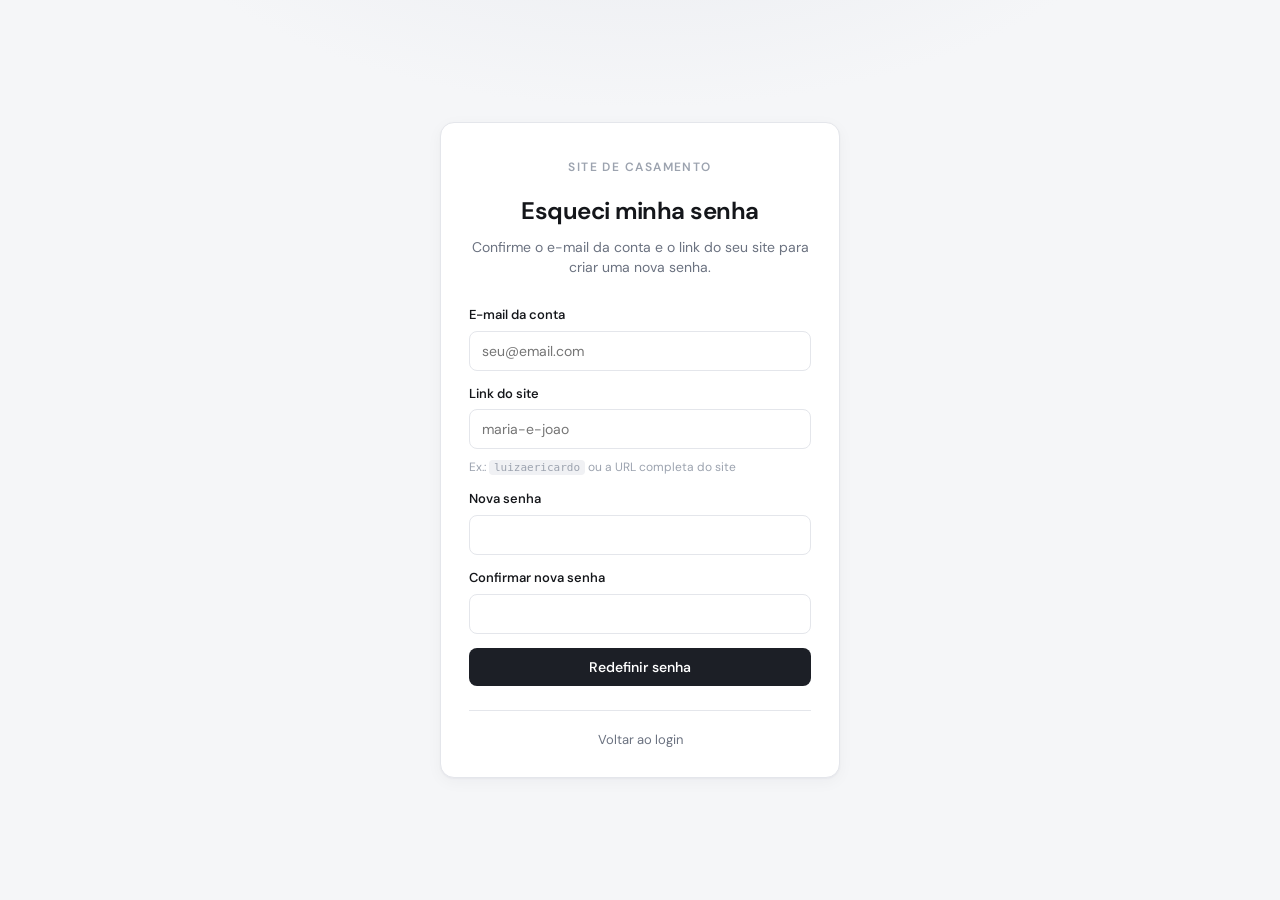
<file: admin/recuperar.html>
<!DOCTYPE html>
<html lang="pt-BR">
<head>
    <meta charset="UTF-8">
    <meta name="viewport" content="width=device-width, initial-scale=1.0">
    <title>Recuperar senha — Área da noiva</title>
    <link rel="preconnect" href="https://fonts.googleapis.com">
    <link rel="preconnect" href="https://fonts.gstatic.com" crossorigin>
    <link href="https://fonts.googleapis.com/css2?family=DM+Sans:ital,opsz,wght@0,9..40,400;0,9..40,500;0,9..40,600;0,9..40,700;1,9..40,400&display=swap" rel="stylesheet">
    <link rel="stylesheet" href="admin.css">
</head>
<body>
    <div class="pagina-login">
        <div class="card-login">
            <span class="marca-admin">Site de casamento</span>
            <h1>Esqueci minha senha</h1>
            <p class="subtitulo">Confirme o e-mail da conta e o link do seu site para criar uma nova senha.</p>

            <form id="form-recuperar">
                <label for="email">E-mail da conta</label>
                <input type="email" id="email" autocomplete="email" required placeholder="seu@email.com">

                <label for="slug">Link do site</label>
                <input type="text" id="slug" required placeholder="maria-e-joao"
                    title="Só o slug, ou cole a URL completa">
                <p class="campo-dica-admin">Ex.: <code>luizaericardo</code> ou a URL completa do site</p>

                <label for="novaSenha">Nova senha</label>
                <input type="password" id="novaSenha" autocomplete="new-password" required minlength="6">

                <label for="confirmaSenha">Confirmar nova senha</label>
                <input type="password" id="confirmaSenha" autocomplete="new-password" required minlength="6">

                <button type="submit" class="btn-primario" id="btn-recuperar">Redefinir senha</button>
            </form>

            <p id="mensagem" class="mensagem"></p>
            <div class="links-login">
                <a href="index.html" class="link-voltar">Voltar ao login</a>
            </div>
        </div>
    </div>

    <script src="../config.js"></script>
    <script src="admin.js"></script>
    <script>
        const form = document.getElementById("form-recuperar");
        const mensagem = document.getElementById("mensagem");
        const btn = document.getElementById("btn-recuperar");
        const slugInput = document.getElementById("slug");

        slugInput.addEventListener("blur", () => {
            let v = slugInput.value.trim();
            const q = v.match(/[?&]site=([a-z0-9-]+)/i);
            if (q) {
                slugInput.value = q[1].toLowerCase();
                return;
            }
            try {
                if (v.includes("://") || v.startsWith("/")) {
                    const path = v.includes("://") ? new URL(v).pathname : v;
                    const parts = path.replace(/^\/+|\/+$/g, "").split("/").filter(Boolean);
                    if (parts.length) slugInput.value = parts[parts.length - 1].toLowerCase();
                }
            } catch (_) { /* ignore */ }
        });

        form.addEventListener("submit", async (e) => {
            e.preventDefault();
            mensagem.className = "mensagem";
            mensagem.textContent = "";

            const novaSenha = document.getElementById("novaSenha").value;
            const confirma = document.getElementById("confirmaSenha").value;
            if (novaSenha !== confirma) {
                mensagem.className = "mensagem erro";
                mensagem.textContent = "As senhas não conferem.";
                return;
            }

            btn.disabled = true;
            btn.textContent = "Salvando...";

            try {
                const res = await fetch(`${API_BASE}/api/auth/recuperar-senha`, {
                    method: "POST",
                    headers: { "Content-Type": "application/json" },
                    body: JSON.stringify({
                        email: document.getElementById("email").value.trim(),
                        slug: slugInput.value.trim(),
                        novaSenha
                    })
                });
                const texto = await res.text();
                let data;
                try { data = JSON.parse(texto); } catch { data = texto; }
                if (!res.ok) {
                    throw new Error(typeof data === "string" ? data : (data.message || "Não foi possível redefinir."));
                }
                mensagem.className = "mensagem sucesso";
                mensagem.textContent = data.mensagem || "Senha atualizada. Redirecionando...";
                setTimeout(() => { window.location.href = "index.html"; }, 1600);
            } catch (err) {
                mensagem.className = "mensagem erro";
                mensagem.textContent = err.message || "Erro ao redefinir senha.";
                btn.disabled = false;
                btn.textContent = "Redefinir senha";
            }
        });
    </script>
</body>
</html>
</file>
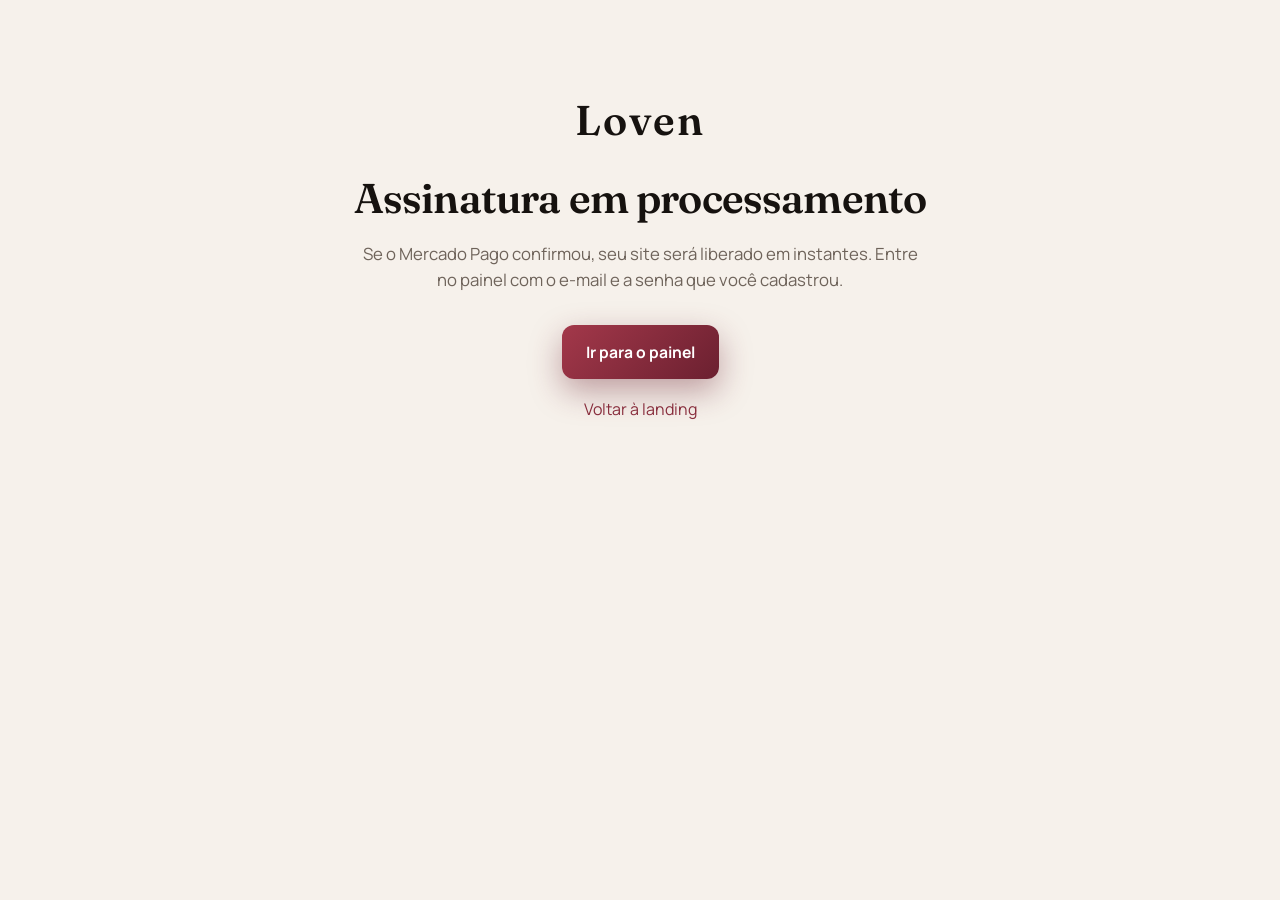
<file: landing/sucesso.html>
<!DOCTYPE html>
<html lang="pt-BR">
<head>
    <meta charset="UTF-8">
    <meta name="viewport" content="width=device-width, initial-scale=1.0">
    <title>Assinatura confirmada · Loven</title>
    <link href="https://fonts.googleapis.com/css2?family=Fraunces:opsz,wght@9..144,600&family=Manrope:wght@400;600;700&display=swap" rel="stylesheet">
    <link rel="stylesheet" href="landing.css">
</head>
<body>
    <main class="bloco" style="text-align:center; padding-top:88px;">
        <p class="marca-hero" style="color:var(--ink); text-shadow:none;">Loven</p>
        <h2>Assinatura em processamento</h2>
        <p class="bloco-lead" style="margin-left:auto; margin-right:auto;">
            Se o Mercado Pago confirmou, seu site será liberado em instantes.
            Entre no painel com o e-mail e a senha que você cadastrou.
        </p>
        <p style="margin-top:28px;">
            <a class="btn-primario" href="https://casamento.somosloven.com.br/admin/">Ir para o painel</a>
        </p>
        <p class="ja-tem"><a href="./index.html">Voltar à landing</a></p>
    </main>
</body>
</html>
</file>
<file: admin/admin.css>
/* Admin SaaS — visual neutro (ferramenta, não convite) */
:root {
    --bg: #f5f6f8;
    --surface: #ffffff;
    --surface-2: #f0f1f4;
    --border: #e4e6eb;
    --border-strong: #d0d3da;
    --text: #14161a;
    --text-muted: #6b7280;
    --text-soft: #9ca3af;
    --accent: #1c1f26;
    --accent-hover: #000000;
    --accent-soft: #eef0f3;
    --focus: #3b82f6;
    --success: #047857;
    --success-bg: #ecfdf5;
    --danger: #b91c1c;
    --danger-bg: #fef2f2;
    --warning: #b45309;
    --warning-bg: #fffbeb;
    --shadow: 0 1px 2px rgba(16, 24, 40, 0.04), 0 4px 16px rgba(16, 24, 40, 0.04);
    --radius: 10px;
    --radius-sm: 8px;
    --font: "DM Sans", system-ui, -apple-system, sans-serif;
}

* {
    box-sizing: border-box;
}

body {
    margin: 0;
    font-family: var(--font);
    background: var(--bg);
    color: var(--text);
    -webkit-font-smoothing: antialiased;
    line-height: 1.45;
}

a {
    color: var(--text);
    text-decoration: underline;
    text-underline-offset: 3px;
}

a:hover {
    color: var(--accent);
}

/* ——— Login ——— */

.pagina-login {
    min-height: 100vh;
    display: flex;
    align-items: center;
    justify-content: center;
    padding: 24px;
    background:
        radial-gradient(900px 480px at 50% -20%, #e8eaef 0%, transparent 60%),
        var(--bg);
}

.card-login {
    width: 100%;
    max-width: 400px;
    background: var(--surface);
    border: 1px solid var(--border);
    border-radius: 14px;
    padding: 36px 28px 28px;
    box-shadow: var(--shadow);
}

.card-login .marca-admin {
    display: block;
    text-align: center;
    font-size: 12px;
    font-weight: 600;
    letter-spacing: 0.12em;
    text-transform: uppercase;
    color: var(--text-soft);
    margin-bottom: 18px;
}

.card-login h1 {
    margin: 0 0 8px;
    text-align: center;
    color: var(--text);
    font-size: 24px;
    font-weight: 650;
    letter-spacing: -0.02em;
}

.subtitulo {
    text-align: center;
    margin: 0 0 28px;
    color: var(--text-muted);
    font-size: 14px;
    font-weight: 400;
}

.links-login {
    display: flex;
    flex-direction: column;
    gap: 12px;
    margin-top: 24px;
    padding-top: 20px;
    border-top: 1px solid var(--border);
    align-items: center;
}

.links-login .link-voltar {
    margin: 0;
    color: var(--text-muted);
    text-decoration: none;
    font-size: 13px;
    line-height: 1.4;
}

.links-login .link-voltar:hover {
    color: var(--text);
    text-decoration: underline;
}

.link-esqueci-wrap {
    margin: 14px 0 0;
    text-align: center;
}

.link-esqueci {
    font-size: 13px;
    color: var(--text-muted);
    text-decoration: none;
}

.link-esqueci:hover {
    color: var(--text);
    text-decoration: underline;
}

.campo-dica-admin {
    margin: -4px 0 14px;
    font-size: 12px;
    color: var(--text-soft);
    line-height: 1.4;
}

.campo-dica-admin code {
    font-size: 11px;
    background: var(--surface-2);
    padding: 1px 5px;
    border-radius: 4px;
}

.site-ativo-label {
    display: block;
    font-size: 12px;
    color: var(--text-muted);
    margin-top: 2px;
    font-weight: 500;
}

/* ——— Forms ——— */

label {
    display: block;
    margin-bottom: 6px;
    font-size: 13px;
    font-weight: 550;
    color: var(--text);
}

input,
textarea,
select {
    width: 100%;
    padding: 10px 12px;
    border: 1px solid var(--border);
    border-radius: var(--radius-sm);
    font-size: 14px;
    margin-bottom: 14px;
    font-family: inherit;
    background: var(--surface);
    color: var(--text);
    transition: border-color 0.15s, box-shadow 0.15s;
}

input:hover,
textarea:hover,
select:hover {
    border-color: var(--border-strong);
}

input:focus,
textarea:focus,
select:focus {
    outline: none;
    border-color: var(--focus);
    box-shadow: 0 0 0 3px rgba(59, 130, 246, 0.15);
}

textarea {
    min-height: 90px;
    resize: vertical;
}

button,
.btn {
    border: none;
    border-radius: var(--radius-sm);
    padding: 10px 14px;
    font-family: inherit;
    font-size: 14px;
    font-weight: 550;
    cursor: pointer;
    transition: background 0.15s, border-color 0.15s, color 0.15s, opacity 0.15s;
}

.btn-primario {
    background: var(--accent);
    color: #fff;
    width: 100%;
}

.btn-primario:hover {
    background: var(--accent-hover);
}

.btn-primario:disabled {
    background: var(--border-strong);
    color: var(--text-soft);
    cursor: not-allowed;
}

.btn-secundario {
    background: var(--surface);
    color: var(--text);
    border: 1px solid var(--border);
}

.btn-secundario:hover {
    background: var(--surface-2);
    border-color: var(--border-strong);
}

.btn-perigo {
    background: var(--danger);
    color: #fff;
}

.btn-perigo:hover {
    background: #991b1b;
}

.btn-aviso {
    background: var(--warning);
    color: #fff;
}

.mensagem {
    margin-top: 14px;
    text-align: center;
    font-size: 13px;
}

.mensagem.erro {
    color: var(--danger);
}

.mensagem.sucesso {
    color: var(--success);
}

/* ——— Shell / header ——— */

.layout-admin {
    min-height: 100vh;
}

.topo-admin {
    background: var(--surface);
    color: var(--text);
    padding: 14px 20px;
    display: flex;
    justify-content: space-between;
    align-items: center;
    gap: 12px;
    border-bottom: 1px solid var(--border);
    position: sticky;
    top: 0;
    z-index: 20;
    backdrop-filter: blur(8px);
    background: rgba(255, 255, 255, 0.92);
}

.topo-admin h1 {
    margin: 0;
    font-size: 16px;
    font-weight: 650;
    letter-spacing: -0.02em;
}

.topo-admin span {
    font-size: 12px;
    color: var(--text-muted);
    opacity: 1;
}

.topo-acoes {
    display: flex;
    gap: 8px;
    align-items: center;
    flex-shrink: 0;
}

.btn-sair {
    background: var(--surface);
    color: var(--text-muted);
    border: 1px solid var(--border);
}

.btn-sair:hover {
    background: var(--surface-2);
    color: var(--text);
}

.link-site {
    color: var(--text);
    font-size: 13px;
    font-weight: 550;
    text-decoration: none;
    padding: 8px 12px;
    border-radius: var(--radius-sm);
    border: 1px solid var(--border);
    background: var(--surface);
}

.link-site:hover {
    background: var(--surface-2);
    border-color: var(--border-strong);
}

.conteudo-admin {
    max-width: 1040px;
    margin: 0 auto;
    padding: 24px 16px 48px;
}

/* ——— Tabs ——— */

.abas {
    display: flex;
    flex-wrap: wrap;
    gap: 4px;
    margin-bottom: 22px;
    padding: 4px;
    background: var(--surface);
    border: 1px solid var(--border);
    border-radius: 12px;
}

.aba {
    flex: 1 1 120px;
    background: transparent;
    border: none;
    color: var(--text-muted);
    padding: 10px 12px;
    border-radius: var(--radius-sm);
    font-weight: 550;
    font-size: 13px;
}

.aba:hover {
    background: var(--surface-2);
    color: var(--text);
}

.aba.ativa {
    background: var(--accent);
    color: #fff;
    border-color: transparent;
    box-shadow: 0 1px 2px rgba(0, 0, 0, 0.08);
}

.painel-aba {
    display: none;
}

.painel-aba.ativo {
    display: block;
}

.subtitulo-card {
    margin: 22px 0 12px;
    padding-top: 16px;
    border-top: 1px solid var(--border);
    font-size: 13px;
    font-weight: 650;
    letter-spacing: 0.02em;
    text-transform: uppercase;
    color: var(--text-muted);
}

.dica-admin {
    font-size: 13px;
    color: var(--text-muted);
    font-style: normal;
    margin: 0 0 16px;
    line-height: 1.4;
}

.check-linha {
    display: flex;
    align-items: center;
    gap: 10px;
    margin: 8px 0 6px;
    font-size: 14px;
    font-weight: 500;
    cursor: pointer;
    color: var(--text);
}

.check-linha input[type="checkbox"] {
    width: auto;
    margin: 0;
    accent-color: var(--accent);
}

.bloco-local-festa {
    margin: 8px 0 16px;
    padding: 14px 14px 4px;
    border: 1px dashed var(--border);
    border-radius: var(--radius-sm);
    background: var(--surface-2);
}

.linha-dupla {
    display: grid;
    grid-template-columns: 1fr 1fr;
    gap: 12px;
}

.cores-grid {
    display: grid;
    grid-template-columns: repeat(auto-fill, minmax(140px, 1fr));
    gap: 10px;
    margin-bottom: 16px;
}

.cores-grid label {
    display: flex;
    flex-direction: column;
    gap: 6px;
    font-size: 13px;
    font-weight: 500;
}

.cores-grid label small {
    font-size: 11px;
    font-weight: 400;
    color: var(--text-muted);
    line-height: 1.2;
}

.cores-grid input[type="color"] {
    width: 100%;
    height: 40px;
    padding: 2px;
    margin-bottom: 0;
    cursor: pointer;
    border-radius: var(--radius-sm);
}

.subtitulo-mini {
    margin: 4px 0 10px;
    font-size: 13px;
    font-weight: 600;
    color: var(--text-muted);
}

.paletas-tema {
    display: grid;
    grid-template-columns: repeat(auto-fill, minmax(118px, 1fr));
    gap: 10px;
    margin-bottom: 18px;
}

.paleta-card {
    display: flex;
    flex-direction: column;
    gap: 8px;
    padding: 10px;
    border: 2px solid var(--border);
    border-radius: var(--radius-sm);
    background: var(--surface);
    cursor: pointer;
    text-align: left;
    font: inherit;
    color: inherit;
    transition: border-color 0.15s ease, box-shadow 0.15s ease, transform 0.12s ease;
}

.paleta-card:hover {
    border-color: var(--border-strong);
    transform: translateY(-1px);
}

.paleta-card.ativa {
    border-color: var(--accent);
    box-shadow: 0 0 0 1px var(--accent);
}

.paleta-swatches {
    display: flex;
    gap: 4px;
    height: 30px;
}

.paleta-swatches span {
    flex: 1;
    border-radius: 5px;
    border: 1px solid rgba(0, 0, 0, 0.07);
}

.paleta-card-nome {
    font-size: 12px;
    font-weight: 600;
    line-height: 1.2;
}

.paleta-card-desc {
    font-size: 10px;
    color: var(--text-muted);
    line-height: 1.25;
}

.seletor-site-admin {
    display: flex;
    flex-wrap: wrap;
    align-items: center;
    gap: 8px;
    margin-top: 8px;
}

.seletor-site-admin label {
    font-size: 12px;
    font-weight: 600;
    color: var(--text-muted);
}

.seletor-site-admin select {
    min-width: min(100%, 280px);
    padding: 8px 10px;
    border: 1px solid var(--border);
    border-radius: var(--radius-sm);
    font: inherit;
    font-size: 13px;
    background: var(--surface);
}

.fontes-nomes {
    display: grid;
    grid-template-columns: repeat(auto-fill, minmax(140px, 1fr));
    gap: 10px;
    margin-bottom: 18px;
}

.fonte-card {
    display: flex;
    flex-direction: column;
    gap: 6px;
    padding: 12px 10px;
    border: 2px solid var(--border);
    border-radius: var(--radius-sm);
    background: var(--surface);
    cursor: pointer;
    text-align: center;
    font: inherit;
    color: inherit;
    transition: border-color 0.15s ease, box-shadow 0.15s ease, transform 0.12s ease;
}

.fonte-card:hover {
    border-color: var(--border-strong);
    transform: translateY(-1px);
}

.fonte-card.ativa {
    border-color: var(--accent);
    box-shadow: 0 0 0 1px var(--accent);
}

.fonte-amostra {
    font-size: 22px;
    line-height: 1.1;
    color: var(--text);
    min-height: 28px;
    white-space: nowrap;
    overflow: hidden;
    text-overflow: ellipsis;
}

.fonte-card-nome {
    font-size: 11px;
    font-weight: 600;
    line-height: 1.2;
}

.fonte-card-desc {
    font-size: 10px;
    color: var(--text-muted);
    line-height: 1.25;
}

.upload-bloco {
    margin-bottom: 20px;
    padding-bottom: 16px;
    border-bottom: 1px solid var(--border);
}

.upload-bloco:last-child {
    border-bottom: none;
    margin-bottom: 0;
}

.upload-bloco h3 {
    margin: 0 0 10px;
    font-size: 14px;
    font-weight: 600;
    color: var(--text);
}

.preview-midia {
    display: none;
    width: 100%;
    max-height: 220px;
    object-fit: cover;
    border-radius: var(--radius);
    margin-bottom: 10px;
    background: var(--surface-2);
    border: 1px solid var(--border);
}

.contador-limite {
    font-size: 12px;
    font-weight: 500;
    color: var(--text-muted);
    font-style: normal;
}

.lista-carrossel-admin {
    display: grid;
    grid-template-columns: repeat(2, minmax(0, 1fr));
    gap: 10px;
    margin-bottom: 12px;
}

.item-carrossel-admin {
    background: var(--surface-2);
    border-radius: var(--radius);
    overflow: hidden;
    border: 1px solid var(--border);
}

.item-carrossel-admin img {
    width: 100%;
    height: 120px;
    object-fit: cover;
    display: block;
}

.item-carrossel-admin .btn-secundario {
    width: 100%;
    border-radius: 0;
    border-left: none;
    border-right: none;
    border-bottom: none;
}

@media (max-width: 640px) {
    .linha-dupla {
        grid-template-columns: 1fr;
    }

    .topo-admin {
        flex-wrap: wrap;
    }
}

.grid-admin {
    display: grid;
    gap: 16px;
}

@media (min-width: 800px) {
    .grid-admin {
        grid-template-columns: 1fr 1.15fr;
    }
}

.card-painel {
    background: var(--surface);
    border-radius: 12px;
    padding: 22px;
    border: 1px solid var(--border);
    box-shadow: var(--shadow);
}

.card-painel h2 {
    margin: 0 0 18px;
    color: var(--text);
    font-size: 16px;
    font-weight: 650;
    letter-spacing: -0.01em;
}

#form-presente.modo-edicao {
    border-left: 3px solid var(--accent);
    padding-left: 12px;
}

.preview-imagem {
    width: 100%;
    max-height: 180px;
    object-fit: cover;
    border-radius: var(--radius-sm);
    margin-bottom: 14px;
    display: none;
    border: 1px solid var(--border);
}

.lista-itens {
    display: flex;
    flex-direction: column;
    gap: 10px;
}

.item-card {
    display: flex;
    gap: 12px;
    padding: 12px;
    border: 1px solid var(--border);
    border-radius: var(--radius);
    align-items: flex-start;
    background: var(--surface);
}

.item-card img {
    width: 72px;
    height: 72px;
    object-fit: cover;
    border-radius: var(--radius-sm);
    flex-shrink: 0;
    background: var(--surface-2);
}

.item-info {
    flex: 1;
    min-width: 0;
}

.item-info strong {
    display: block;
    margin-bottom: 4px;
    font-size: 14px;
    font-weight: 600;
}

.item-info p {
    margin: 0 0 4px;
    font-size: 13px;
    color: var(--text-muted);
}

.badge {
    display: inline-block;
    font-size: 11px;
    font-weight: 600;
    padding: 3px 8px;
    border-radius: 999px;
    background: var(--accent-soft);
    color: var(--text-muted);
}

.badge.comprado {
    background: var(--warning-bg);
    color: var(--warning);
}

.acoes-item {
    display: flex;
    flex-wrap: wrap;
    gap: 6px;
    margin-top: 8px;
}

.acoes-item button {
    padding: 6px 10px;
    font-size: 12px;
}

.tabela-presenca {
    width: 100%;
    border-collapse: collapse;
    font-size: 13px;
}

.tabela-presenca th,
.tabela-presenca td {
    padding: 11px 8px;
    border-bottom: 1px solid var(--border);
    text-align: left;
}

.tabela-presenca th {
    color: var(--text-muted);
    font-weight: 600;
    font-size: 12px;
    text-transform: uppercase;
    letter-spacing: 0.03em;
}

.status-sim {
    color: var(--success);
    font-weight: 600;
}

.status-nao {
    color: var(--danger);
    font-weight: 600;
}

.resumo {
    display: grid;
    grid-template-columns: repeat(2, minmax(0, 1fr));
    gap: 10px;
    margin-bottom: 20px;
}

@media (min-width: 640px) {
    .resumo {
        grid-template-columns: repeat(4, minmax(0, 1fr));
    }
}

.tabela-historico td strong {
    color: var(--text);
}

.tabela-recados-wrap {
    width: 100%;
    overflow: hidden;
}

.tabela-recados {
    table-layout: fixed;
    width: 100%;
}

.tabela-recados .col-nome {
    width: 22%;
}

.tabela-recados .col-msg {
    width: 48%;
    max-width: 0;
    overflow: hidden;
    text-overflow: ellipsis;
    white-space: nowrap;
    color: var(--text-muted);
}

.tabela-recados .col-data {
    width: 18%;
    font-size: 11px;
    color: var(--text-muted);
    white-space: nowrap;
}

.tabela-recados .col-acao {
    width: 12%;
    text-align: right;
    white-space: nowrap;
}

.tabela-recados .btn-excluir-recado {
    padding: 6px 10px;
    font-size: 12px;
}

@media (max-width: 640px) {
    .tabela-recados .col-nome { width: 26%; }
    .tabela-recados .col-msg { width: 42%; }
    .tabela-recados .col-data { width: 16%; font-size: 10px; }
    .tabela-recados .col-acao { width: 16%; }
}

/* Qualidade do site (checklist discreto) */
.qualidade-site-card {
    border: 1px solid var(--border);
    background: #fafafa;
}

.qualidade-topo {
    display: flex;
    align-items: flex-start;
    justify-content: space-between;
    gap: 12px;
    margin-bottom: 10px;
}

.qualidade-label {
    margin: 0;
    font-size: 13px;
    font-weight: 600;
    color: var(--text);
}

.qualidade-dica {
    margin: 2px 0 0;
    font-size: 12px;
    color: var(--text-muted);
}

#qualidade-pct {
    font-size: 20px;
    font-weight: 700;
    color: var(--text);
    letter-spacing: -0.02em;
    min-width: 3.2em;
    text-align: right;
}

.qualidade-barra {
    height: 6px;
    border-radius: 999px;
    background: #e5e7eb;
    overflow: hidden;
    margin-bottom: 12px;
}

.qualidade-barra-fill {
    height: 100%;
    width: 0%;
    border-radius: inherit;
    background: linear-gradient(90deg, #6b7280, #374151);
    transition: width 0.35s ease, background 0.35s ease;
}

.qualidade-barra-fill.alta {
    background: linear-gradient(90deg, #4b7c5a, #2f5d3f);
}

.qualidade-faltas {
    list-style: none;
    margin: 0;
    padding: 0;
    display: flex;
    flex-direction: column;
    gap: 6px;
}

.qualidade-faltas li {
    font-size: 12px;
    color: var(--text-muted);
    padding-left: 14px;
    position: relative;
    line-height: 1.35;
}

.qualidade-faltas li::before {
    content: "";
    position: absolute;
    left: 0;
    top: 0.45em;
    width: 5px;
    height: 5px;
    border-radius: 50%;
    background: #9ca3af;
}

.qualidade-ok {
    margin: 0;
    font-size: 12px;
    color: #2f5d3f;
}

.resumo-card {
    flex: 1;
    min-width: 120px;
    background: var(--surface-2);
    border: 1px solid var(--border);
    border-radius: var(--radius);
    padding: 14px 12px;
    text-align: center;
}

.resumo-card strong {
    display: block;
    font-size: 22px;
    font-weight: 700;
    letter-spacing: -0.02em;
    color: var(--text);
}

.resumo-card span {
    font-size: 12px;
    color: var(--text-muted);
    font-weight: 500;
}

.vazio {
    color: var(--text-soft);
    font-style: normal;
    text-align: center;
    padding: 28px 16px;
    font-size: 14px;
}

.escondido {
    display: none !important;
}

.link-voltar {
    display: block;
    text-align: center;
    margin-top: 16px;
    font-size: 13px;
}

/* Toast */
#toast-container {
    position: fixed;
    left: 50%;
    bottom: 28px;
    transform: translateX(-50%);
    z-index: 9999;
    display: flex;
    flex-direction: column;
    gap: 10px;
    width: min(90vw, 360px);
    pointer-events: none;
}

.toast {
    background: var(--accent);
    color: #fff;
    padding: 12px 16px;
    border-radius: var(--radius);
    font-family: var(--font);
    font-size: 13px;
    font-weight: 500;
    line-height: 1.4;
    text-align: center;
    box-shadow: 0 10px 28px rgba(0, 0, 0, 0.18);
    opacity: 0;
    transform: translateY(12px);
    transition: opacity 0.28s ease, transform 0.28s ease;
}

.toast.visivel {
    opacity: 1;
    transform: translateY(0);
}

.toast-sucesso {
    background: var(--success);
}

.toast-erro {
    background: var(--danger);
}

.toast-info {
    background: var(--accent);
}
</file>
<file: landing/landing.css>
/* Landing de conversão — romântica e chamativa (não é o admin seco) */
:root {
    --ink: #16120f;
    --ink-soft: #3d342e;
    --muted: #6e635a;
    --paper: #f6f1eb;
    --paper-2: #fffdf9;
    --linha: #e5d9cc;
    --wine: #8a2f3e;
    --wine-deep: #6b2030;
    --champagne: #c9a66b;
    --champagne-soft: #f3e6d0;
    --off: #b42318;
    --font-display: "Fraunces", Georgia, serif;
    --font-body: "Manrope", system-ui, sans-serif;
}

* { box-sizing: border-box; }

html { scroll-behavior: smooth; }

body {
    margin: 0;
    font-family: var(--font-body);
    color: var(--ink);
    background: var(--paper);
    line-height: 1.55;
    -webkit-font-smoothing: antialiased;
}

a { color: var(--wine); text-decoration: none; }
a:hover { text-decoration: underline; text-underline-offset: 3px; }

/* ——— Topo ——— */
.topo {
    display: flex;
    justify-content: space-between;
    align-items: center;
    padding: 16px 6vw;
    position: sticky;
    top: 0;
    z-index: 20;
    backdrop-filter: blur(12px);
    background: rgba(246, 241, 235, 0.88);
    border-bottom: 1px solid rgba(229, 217, 204, 0.7);
}

.marca {
    font-family: var(--font-display);
    font-size: 1.45rem;
    font-weight: 600;
    letter-spacing: 0.02em;
    color: var(--ink);
    text-decoration: none;
}

.topo nav {
    display: flex;
    gap: 16px;
    align-items: center;
    font-size: 0.92rem;
    font-weight: 500;
}

.topo nav a { color: var(--muted); text-decoration: none; }
.topo nav a:hover { color: var(--ink); }

.btn-nav {
    background: var(--wine);
    color: #fff !important;
    padding: 9px 16px;
    border-radius: 10px;
    font-weight: 600;
}

.btn-nav:hover {
    background: var(--wine-deep);
    text-decoration: none !important;
}

/* ——— Hero ——— */
.hero {
    position: relative;
    min-height: min(90vh, 780px);
    display: flex;
    align-items: center;
    overflow: hidden;
    color: var(--ink);
    background: var(--paper);
}

.hero-bg {
    position: absolute;
    inset: 0;
    background:
        radial-gradient(ellipse 80% 60% at 12% 20%, rgba(243, 230, 208, 0.95), transparent 55%),
        radial-gradient(ellipse 55% 50% at 95% 80%, rgba(232, 214, 214, 0.55), transparent 50%),
        radial-gradient(ellipse 40% 35% at 70% 15%, rgba(255, 255, 255, 0.8), transparent 45%),
        linear-gradient(160deg, #faf6f0 0%, #f3ebe3 48%, #efe6dc 100%);
}

.hero-scrim {
    position: absolute;
    inset: 0;
    background: linear-gradient(105deg, rgba(250, 246, 240, 0.55) 0%, rgba(250, 246, 240, 0.15) 55%, transparent 100%);
    pointer-events: none;
}

.hero-inner {
    position: relative;
    z-index: 1;
    width: 100%;
    max-width: 1140px;
    margin: 0 auto;
    padding: 88px 6vw 56px;
    display: grid;
    grid-template-columns: minmax(0, 1.1fr) minmax(220px, 0.78fr);
    gap: 32px 48px;
    align-items: center;
    animation: hero-rise 0.9s ease-out both;
}

.hero-copy {
    padding-bottom: 8px;
    max-width: 34rem;
}

.hero-mockup {
    justify-self: end;
    width: min(100%, 300px);
    animation: mockup-float 5.5s ease-in-out infinite;
    filter: drop-shadow(0 28px 50px rgba(40, 28, 20, 0.22));
}

.hero-mockup img {
    display: block;
    width: 100%;
    height: auto;
    background: transparent;
}

.marca-hero {
    font-family: var(--font-display);
    font-size: clamp(1.8rem, 4vw, 2.6rem);
    font-weight: 600;
    letter-spacing: 0.04em;
    margin: 0 0 14px;
    color: var(--ink);
    text-shadow: none;
}

.hero h1 {
    font-family: var(--font-display);
    font-size: clamp(2.1rem, 5.2vw, 3.55rem);
    font-weight: 600;
    line-height: 1.08;
    margin: 0 0 16px;
    max-width: 16ch;
    letter-spacing: -0.02em;
    color: var(--ink);
}

.lead {
    font-size: 1.08rem;
    color: var(--muted);
    max-width: 32rem;
    margin: 0 0 28px;
    font-weight: 400;
}

.cta-row {
    display: flex;
    flex-wrap: wrap;
    gap: 12px;
    margin-bottom: 22px;
}

.btn-primario {
    display: inline-flex;
    align-items: center;
    justify-content: center;
    background: linear-gradient(135deg, #a3384a 0%, var(--wine-deep) 100%);
    color: #fff !important;
    border: none;
    border-radius: 12px;
    padding: 15px 24px;
    font-family: inherit;
    font-size: 0.98rem;
    font-weight: 700;
    cursor: pointer;
    text-decoration: none !important;
    box-shadow: 0 12px 32px rgba(107, 32, 48, 0.4);
    position: relative;
    overflow: hidden;
    transition: transform 0.2s ease, box-shadow 0.2s ease;
}

.btn-primario::after {
    content: "";
    position: absolute;
    inset: 0;
    background: linear-gradient(105deg, transparent 40%, rgba(255, 255, 255, 0.22) 50%, transparent 60%);
    transform: translateX(-120%);
    animation: shine 3.6s ease-in-out infinite;
}

.btn-primario:hover {
    transform: translateY(-1px);
    box-shadow: 0 16px 36px rgba(107, 32, 48, 0.5);
}

.btn-full { width: 100%; }

.btn-ghost {
    display: inline-flex;
    align-items: center;
    padding: 14px 18px;
    border-radius: 12px;
    border: 1px solid var(--linha);
    color: var(--ink) !important;
    text-decoration: none !important;
    font-weight: 600;
    background: rgba(255, 255, 255, 0.65);
}

.btn-ghost:hover {
    background: #fff;
    text-decoration: none !important;
}

.oferta-hero {
    display: flex;
    flex-wrap: wrap;
    align-items: center;
    gap: 10px 14px;
    margin: 0;
    font-size: 0.95rem;
    color: var(--ink-soft);
}

.badge-off {
    display: inline-flex;
    align-items: center;
    justify-content: center;
    background: var(--wine);
    color: #fff;
    font-weight: 800;
    font-size: 0.78rem;
    letter-spacing: 0.04em;
    padding: 5px 10px;
    border-radius: 8px;
    animation: pulse-off 2.4s ease-in-out infinite;
}

.preco-de s {
    color: var(--muted);
    text-decoration-thickness: 2px;
}

.preco-por strong {
    color: var(--wine);
    font-size: 1.05rem;
}

/* ——— Seções ——— */
.bloco {
    padding: 72px 6vw;
    max-width: 880px;
    margin: 0 auto;
}

.bloco h2 {
    font-family: var(--font-display);
    font-size: clamp(1.9rem, 3.5vw, 2.6rem);
    font-weight: 600;
    color: var(--ink);
    margin: 0 0 10px;
    letter-spacing: -0.02em;
}

.bloco-lead {
    color: var(--muted);
    margin: 0 0 32px;
    font-size: 1.05rem;
    max-width: 36rem;
}

/* Oferta / preço */
.oferta {
    text-align: center;
}

.oferta .bloco-lead {
    margin-left: auto;
    margin-right: auto;
}

.preco-destaque {
    text-align: left;
    background: var(--paper-2);
    border: 1px solid var(--linha);
    border-radius: 20px;
    padding: 32px 28px 28px;
    max-width: 460px;
    margin: 0 auto;
    box-shadow: 0 24px 60px rgba(22, 18, 15, 0.08);
    position: relative;
    overflow: hidden;
}

.preco-destaque::before {
    content: "";
    position: absolute;
    inset: 0;
    background: radial-gradient(600px 200px at 100% 0%, var(--champagne-soft), transparent 60%);
    pointer-events: none;
}

.selo-desconto {
    position: relative;
    display: inline-flex;
    flex-direction: column;
    align-items: center;
    justify-content: center;
    width: 72px;
    height: 72px;
    border-radius: 50%;
    background: linear-gradient(145deg, #c43b4a, var(--wine-deep));
    color: #fff;
    box-shadow: 0 10px 28px rgba(138, 47, 62, 0.35);
    margin-bottom: 18px;
    animation: float-selo 3.2s ease-in-out infinite;
}

.selo-pct {
    font-family: var(--font-display);
    font-size: 1.45rem;
    font-weight: 700;
    line-height: 1;
}

.selo-txt {
    font-size: 0.68rem;
    font-weight: 800;
    letter-spacing: 0.12em;
}

.preco-linhas { position: relative; }

.preco-antigo {
    margin: 0 0 4px;
    font-size: 1.25rem;
    color: var(--muted);
    text-decoration: line-through;
    text-decoration-thickness: 2px;
    text-decoration-color: var(--off);
}

.preco-antigo span {
    font-size: 0.85rem;
}

.preco-novo {
    font-family: var(--font-display);
    font-size: clamp(3.2rem, 8vw, 4.2rem);
    font-weight: 700;
    margin: 0;
    color: var(--wine);
    line-height: 1;
    letter-spacing: -0.03em;
}

.preco-novo .cifrao {
    font-size: 0.42em;
    margin-right: 4px;
    vertical-align: super;
}

.preco-novo .periodo {
    font-family: var(--font-body);
    font-size: 1rem;
    font-weight: 600;
    color: var(--muted);
    margin-left: 6px;
}

.economia {
    margin: 14px 0 22px;
    font-size: 0.95rem;
    color: var(--ink-soft);
    background: var(--champagne-soft);
    border-radius: 10px;
    padding: 12px 14px;
}

.lista-plano {
    position: relative;
    list-style: none;
    padding: 0;
    margin: 0 0 24px;
    color: var(--ink-soft);
}

.lista-plano li {
    padding: 9px 0 9px 28px;
    position: relative;
    border-bottom: 1px solid var(--linha);
    font-size: 0.95rem;
}

.lista-plano li:last-child { border-bottom: none; }

.lista-plano li::before {
    content: "✓";
    position: absolute;
    left: 0;
    color: var(--wine);
    font-weight: 700;
}

.fine-center {
    text-align: center;
    font-size: 0.82rem;
    color: var(--muted);
    margin: 14px 0 0;
}

/* Passos */
.passos {
    list-style: none;
    margin: 0;
    padding: 0;
    display: grid;
    gap: 16px;
}

.passos li {
    display: grid;
    grid-template-columns: auto 1fr;
    gap: 16px;
    align-items: start;
    padding: 20px;
    background: var(--paper-2);
    border: 1px solid var(--linha);
    border-radius: 16px;
}

.passo-num {
    font-family: var(--font-display);
    font-size: 1.4rem;
    font-weight: 700;
    color: var(--champagne);
    line-height: 1;
}

.passos strong {
    display: block;
    color: var(--ink);
    font-size: 1.05rem;
    margin-bottom: 4px;
}

.passos p {
    margin: 0;
    color: var(--muted);
    font-size: 0.95rem;
}

/* Checkout */
.checkout .form-checkout {
    background: var(--paper-2);
    border: 1px solid var(--linha);
    border-radius: 20px;
    padding: 28px;
    box-shadow: 0 18px 40px rgba(22, 18, 15, 0.05);
}

.form-checkout label {
    display: block;
    font-size: 0.86rem;
    font-weight: 600;
    margin: 0 0 6px;
    color: var(--ink-soft);
}

.form-checkout input {
    width: 100%;
    padding: 12px 14px;
    border: 1px solid var(--linha);
    border-radius: 10px;
    font: inherit;
    margin-bottom: 14px;
    background: #fff;
    color: var(--ink);
}

.form-checkout input:focus {
    outline: none;
    border-color: var(--wine);
    box-shadow: 0 0 0 3px rgba(138, 47, 62, 0.12);
}

.linha {
    display: grid;
    grid-template-columns: 1fr 1fr;
    gap: 12px;
}

.slug-row {
    display: flex;
    align-items: center;
    margin-bottom: 14px;
    border: 1px solid var(--linha);
    border-radius: 10px;
    overflow: hidden;
    background: #fff;
}

.slug-prefix {
    padding: 12px 10px 12px 14px;
    color: var(--muted);
    font-size: 0.88rem;
    white-space: nowrap;
    background: #f0e8df;
}

.slug-row input {
    border: none;
    margin: 0;
    border-radius: 0;
    background: transparent;
}

.termos {
    font-size: 0.8rem;
    color: var(--muted);
    margin: 8px 0 18px;
}

.msg {
    min-height: 1.2em;
    font-size: 0.9rem;
    margin: 12px 0 0;
}
.msg.erro { color: var(--off); }
.msg.ok { color: #1f6b4a; }

.ja-tem {
    text-align: center;
    margin-top: 18px;
    color: var(--muted);
}

.rodape {
    padding: 40px 6vw 56px;
    border-top: 1px solid var(--linha);
    display: flex;
    justify-content: space-between;
    gap: 12px;
    flex-wrap: wrap;
    color: var(--muted);
    font-size: 0.9rem;
    max-width: 1100px;
    margin: 0 auto;
}

.rodape a { color: var(--ink-soft); }

/* Motion */
@keyframes hero-rise {
    from { opacity: 0; transform: translateY(18px); }
    to { opacity: 1; transform: translateY(0); }
}

@keyframes shine {
    0%, 55% { transform: translateX(-120%); }
    75%, 100% { transform: translateX(120%); }
}

@keyframes pulse-off {
    0%, 100% { transform: scale(1); box-shadow: 0 0 0 0 rgba(201, 166, 107, 0.5); }
    50% { transform: scale(1.04); box-shadow: 0 0 0 8px rgba(201, 166, 107, 0); }
}

@keyframes float-selo {
    0%, 100% { transform: translateY(0); }
    50% { transform: translateY(-5px); }
}

@keyframes mockup-float {
    0%, 100% { transform: translateY(0); }
    50% { transform: translateY(-10px); }
}

@media (prefers-reduced-motion: reduce) {
    .hero-inner,
    .btn-primario::after,
    .badge-off,
    .selo-desconto,
    .hero-mockup {
        animation: none;
    }
}

@media (max-width: 860px) {
    .topo nav a:not(.btn-nav) { display: none; }
    .hero { min-height: auto; }
    .hero-inner {
        grid-template-columns: 1fr;
        padding-top: 88px;
        padding-bottom: 40px;
        gap: 28px;
    }
    .hero-copy { max-width: none; }
    .hero-mockup {
        justify-self: center;
        width: min(58vw, 240px);
    }
    .hero h1 { max-width: none; }
    .linha { grid-template-columns: 1fr; }
}
</file>
